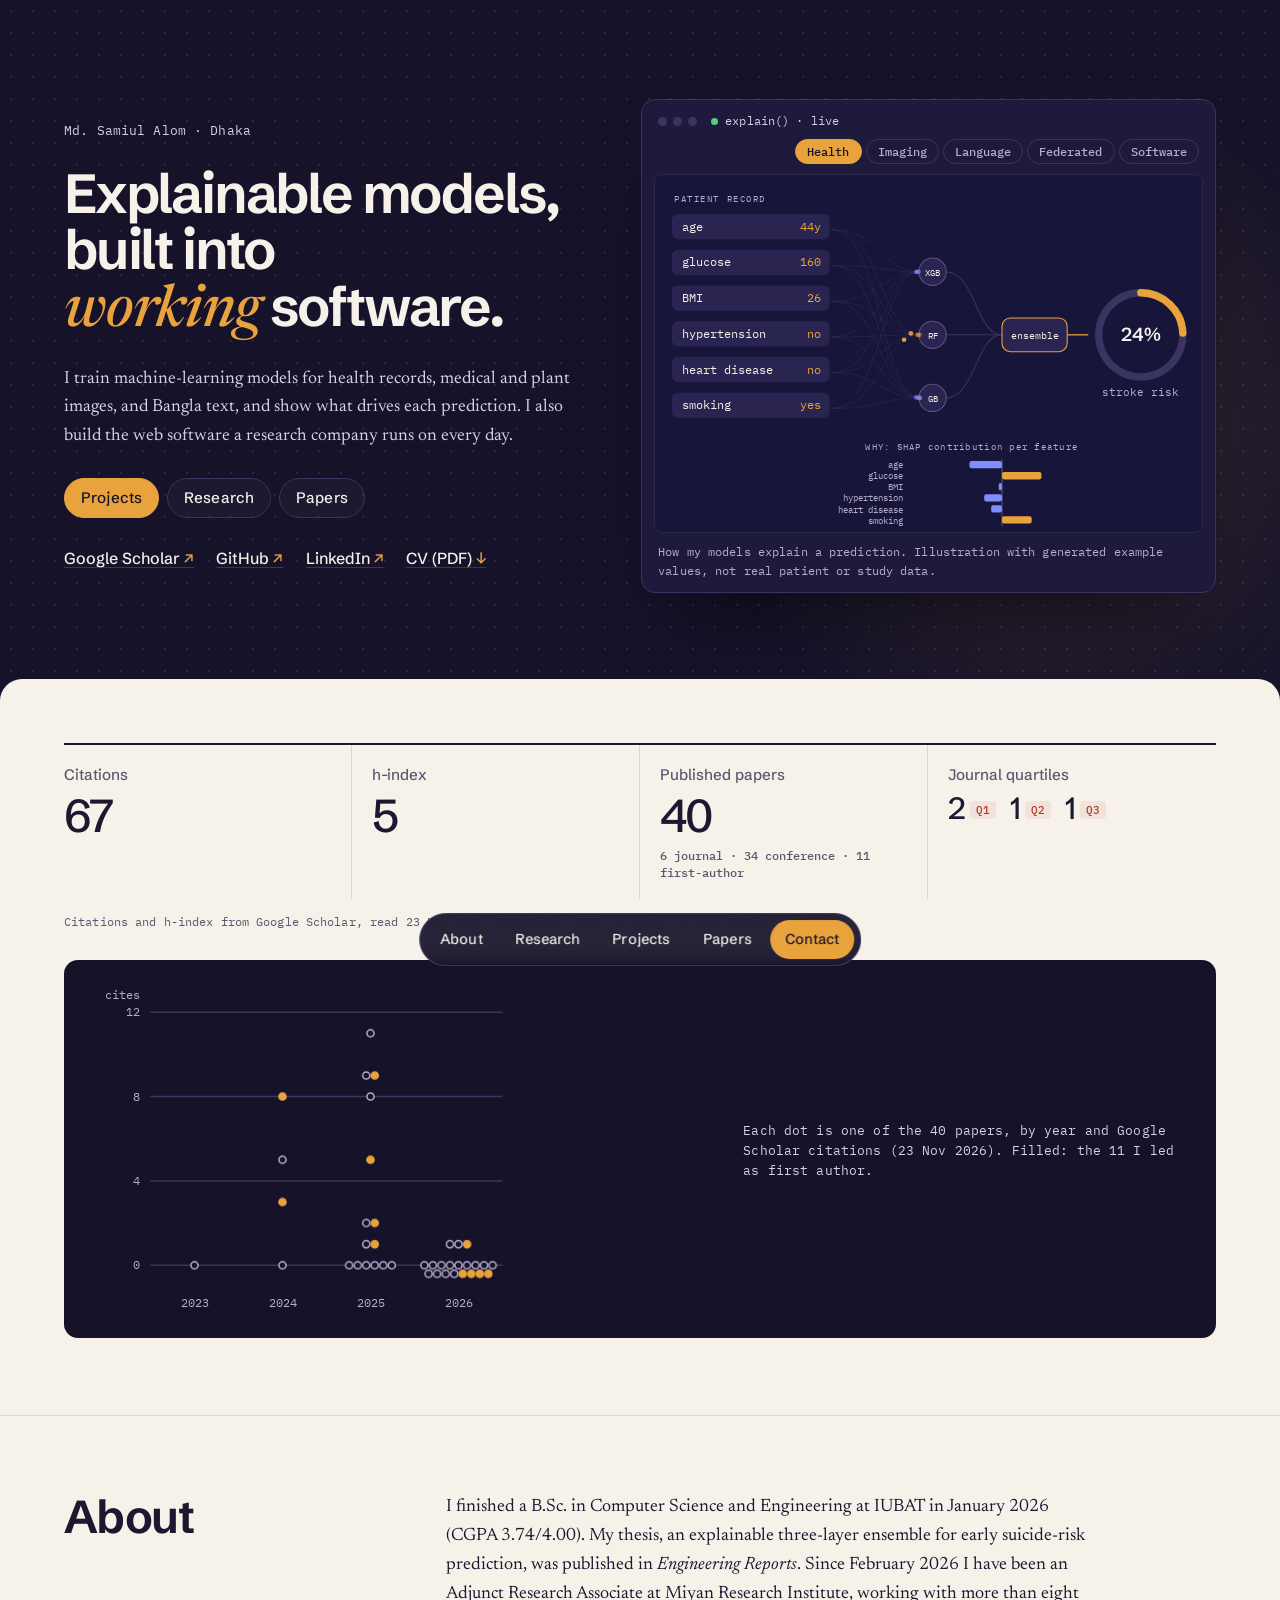
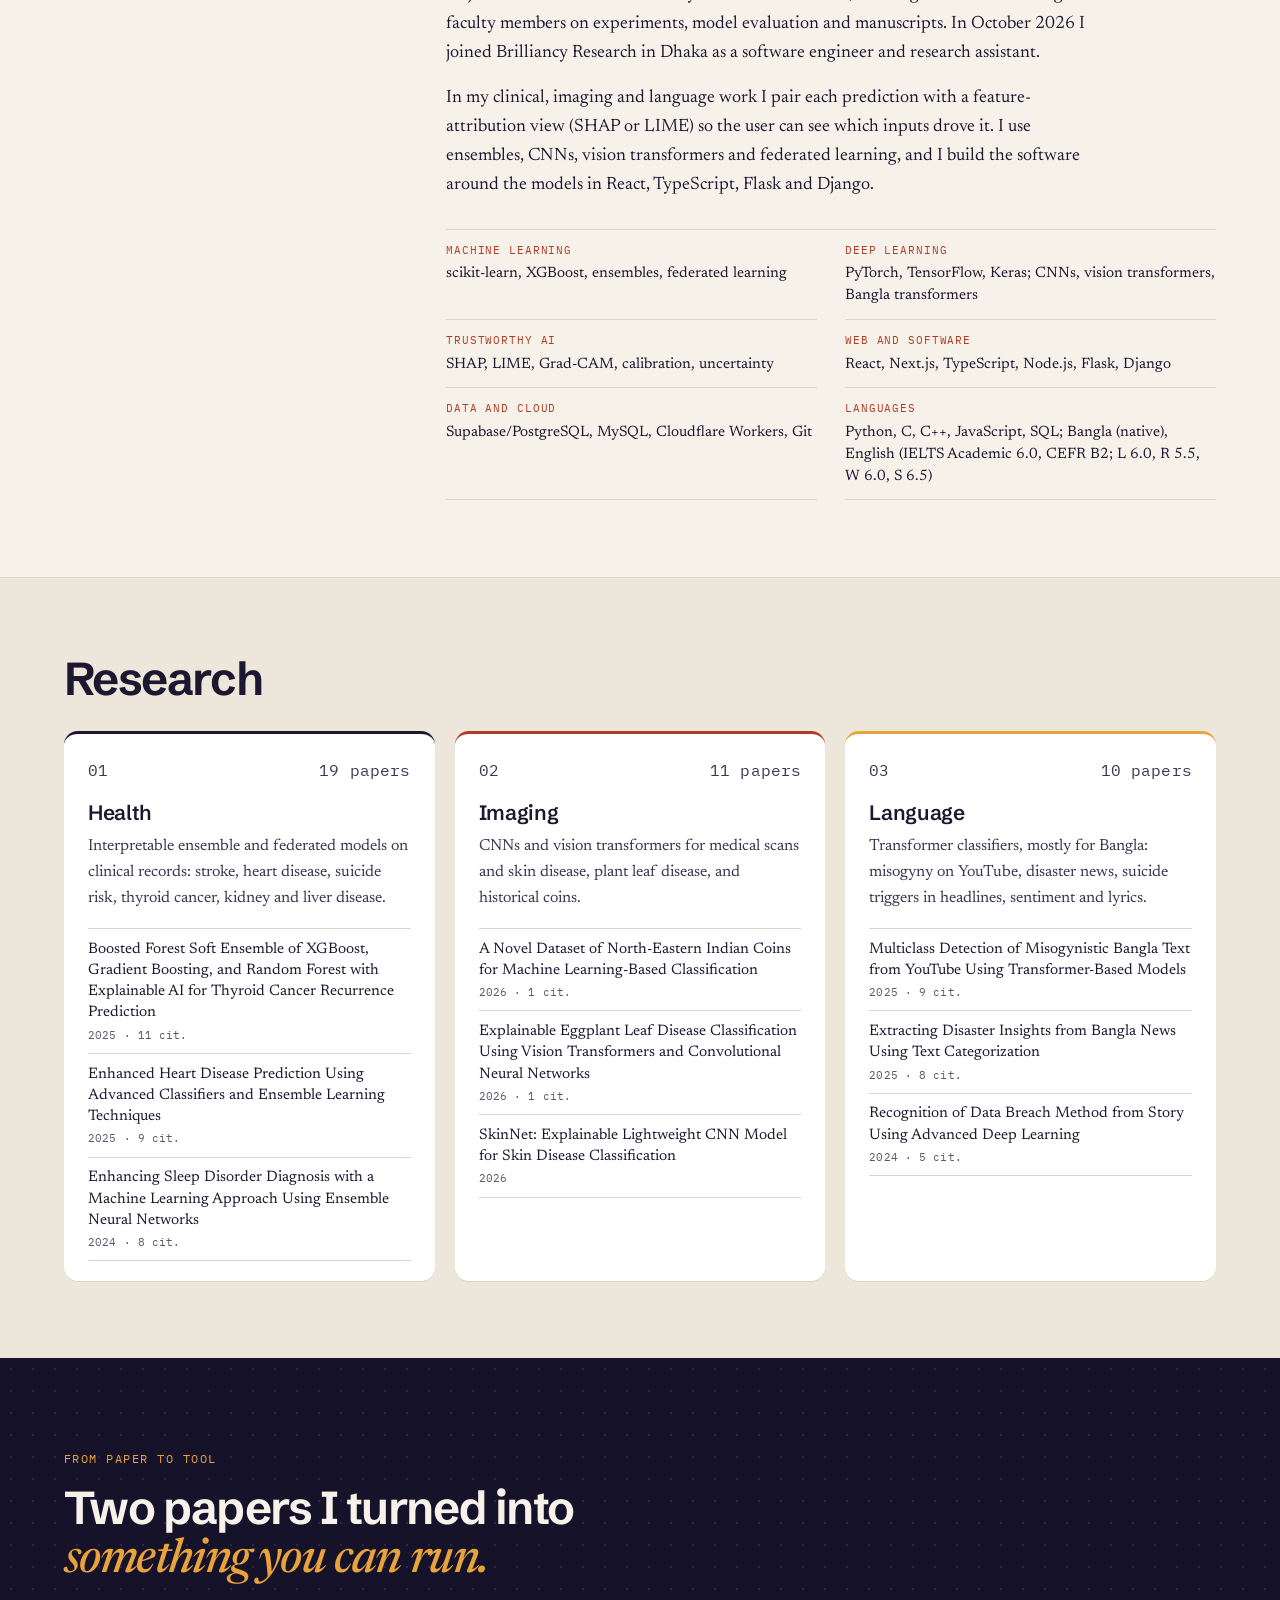
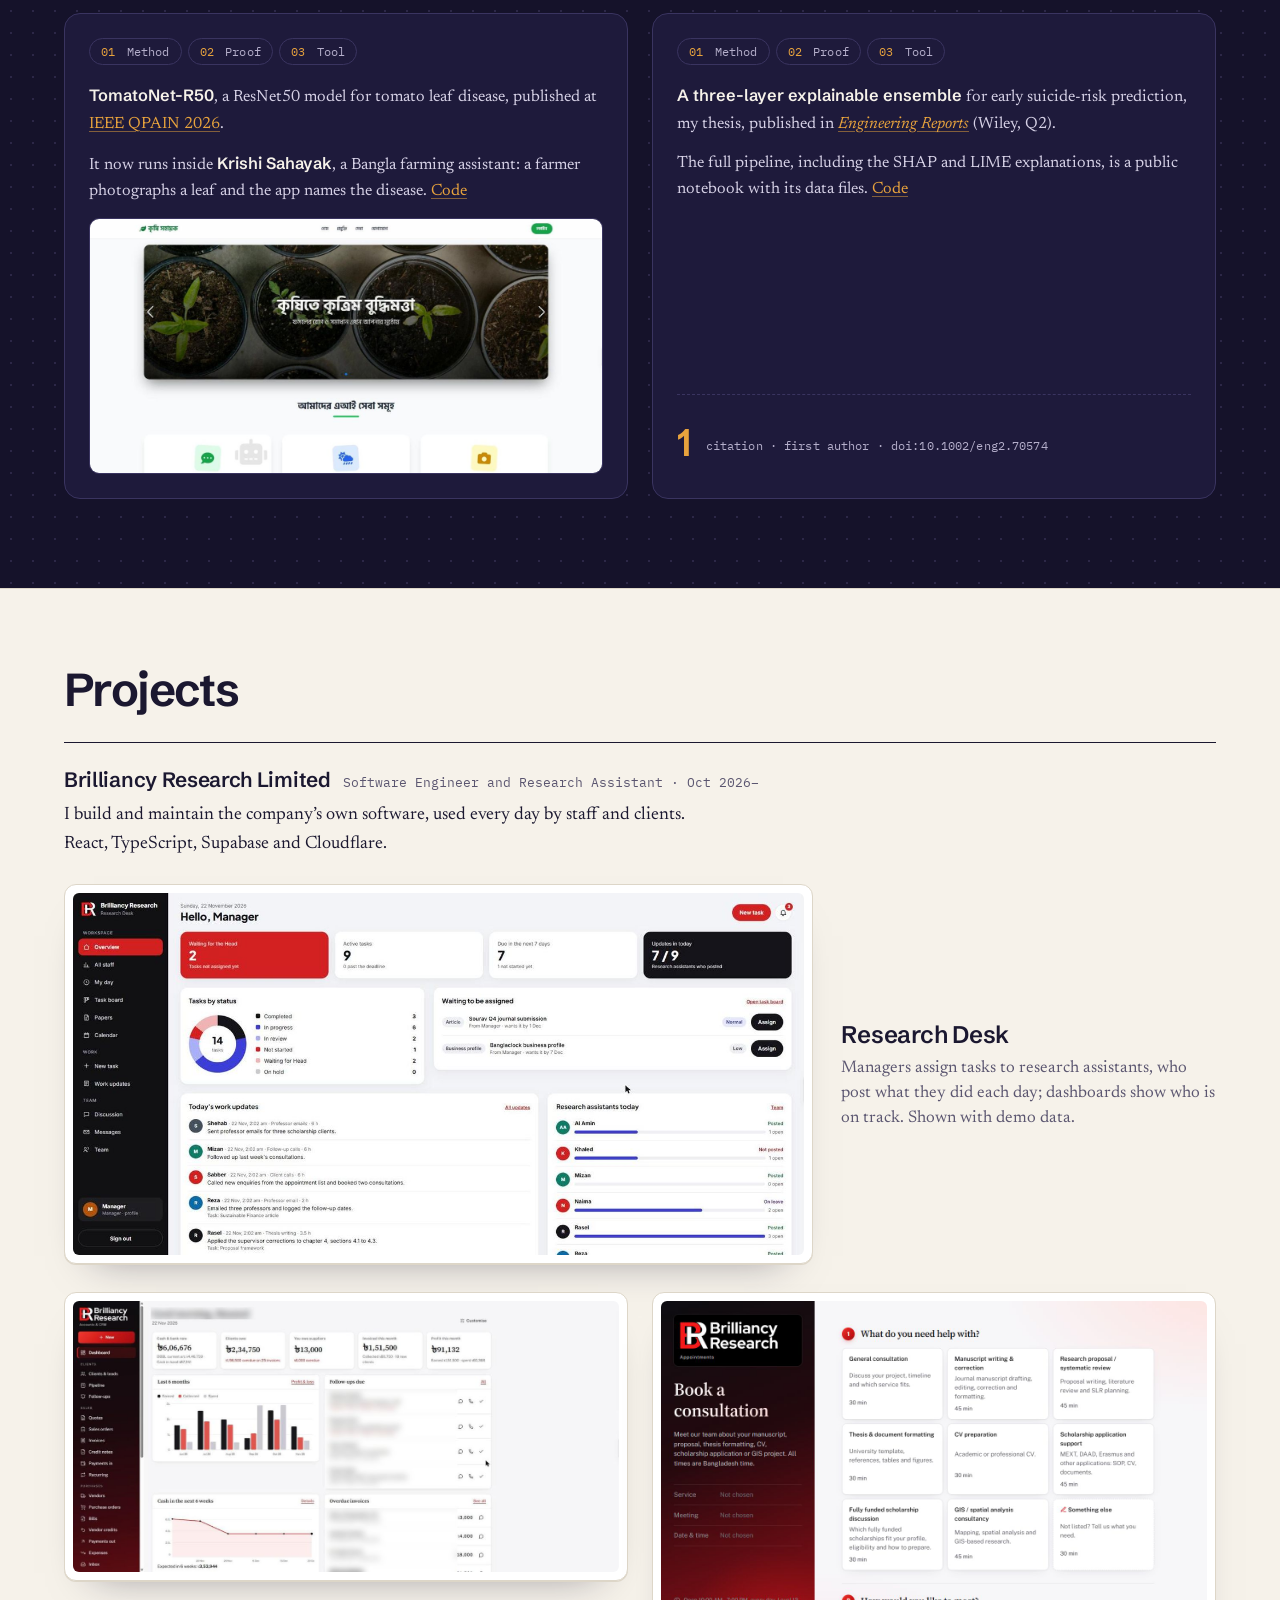
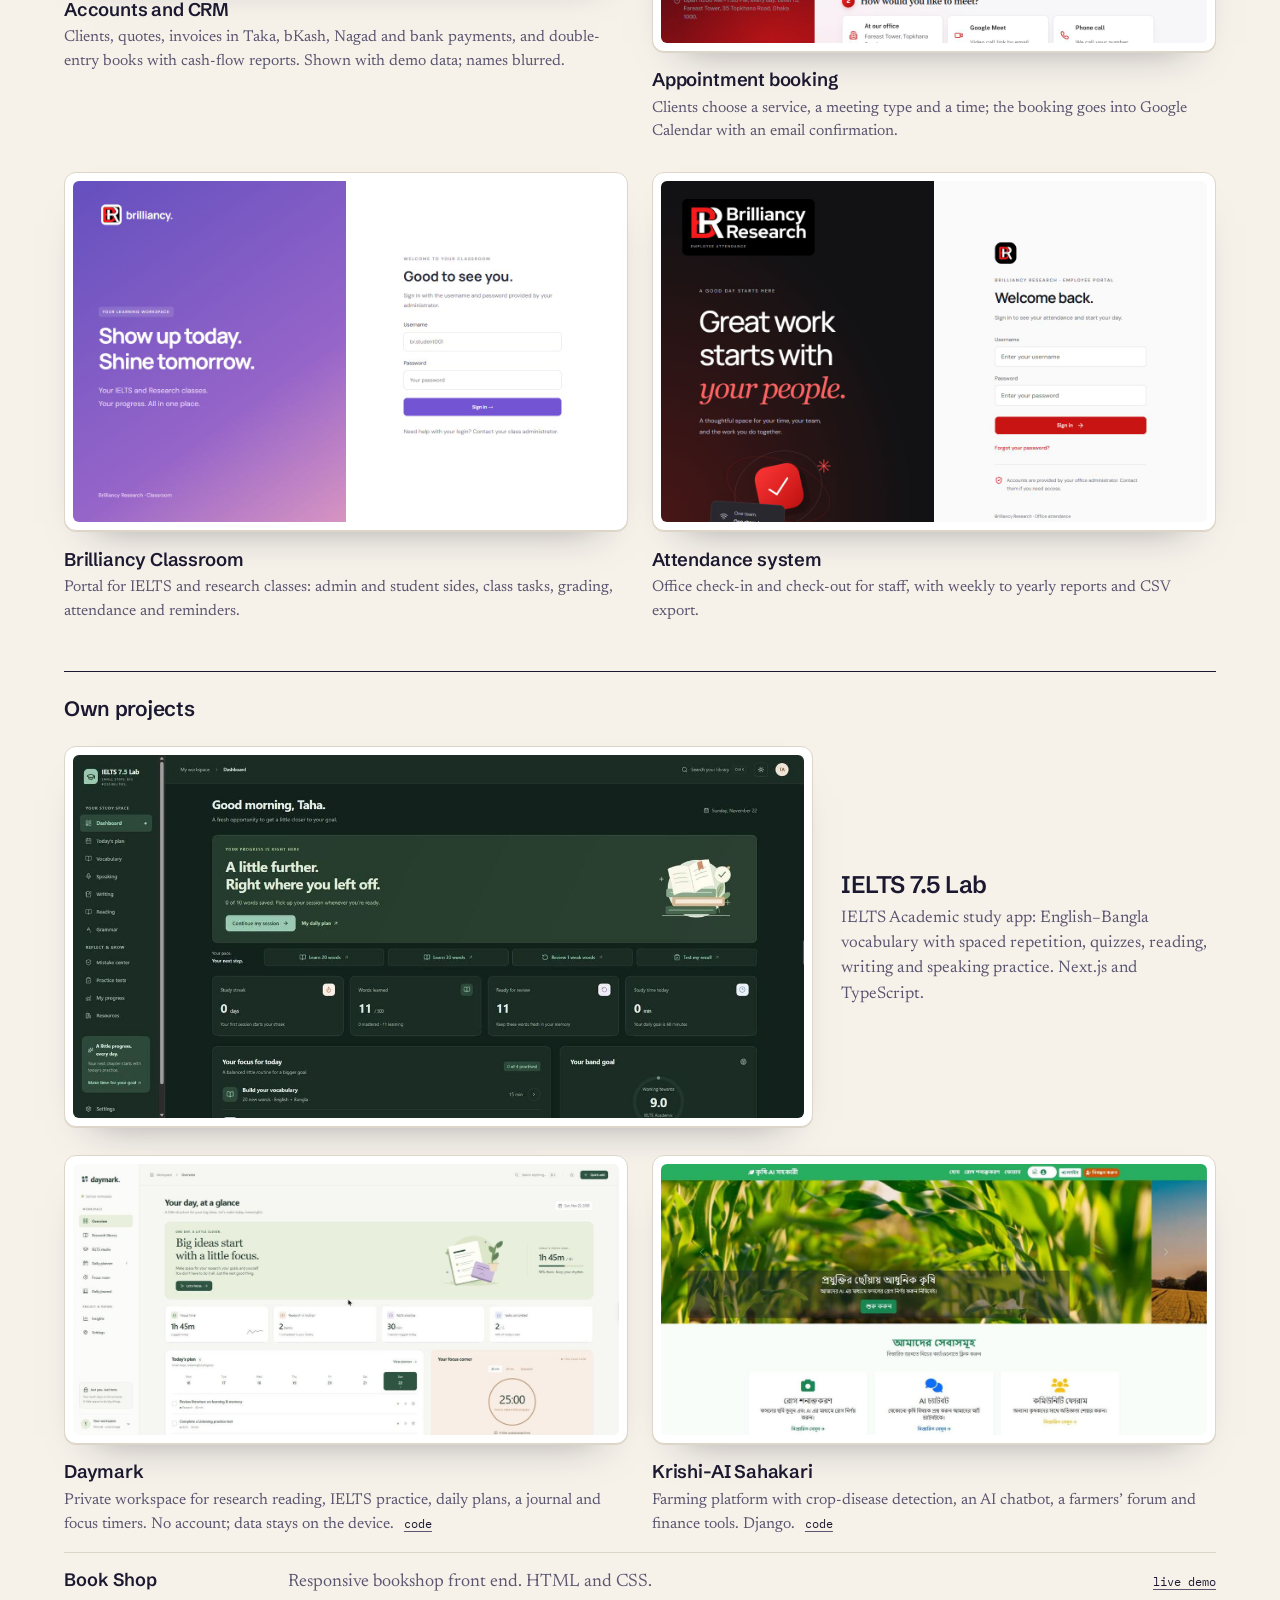
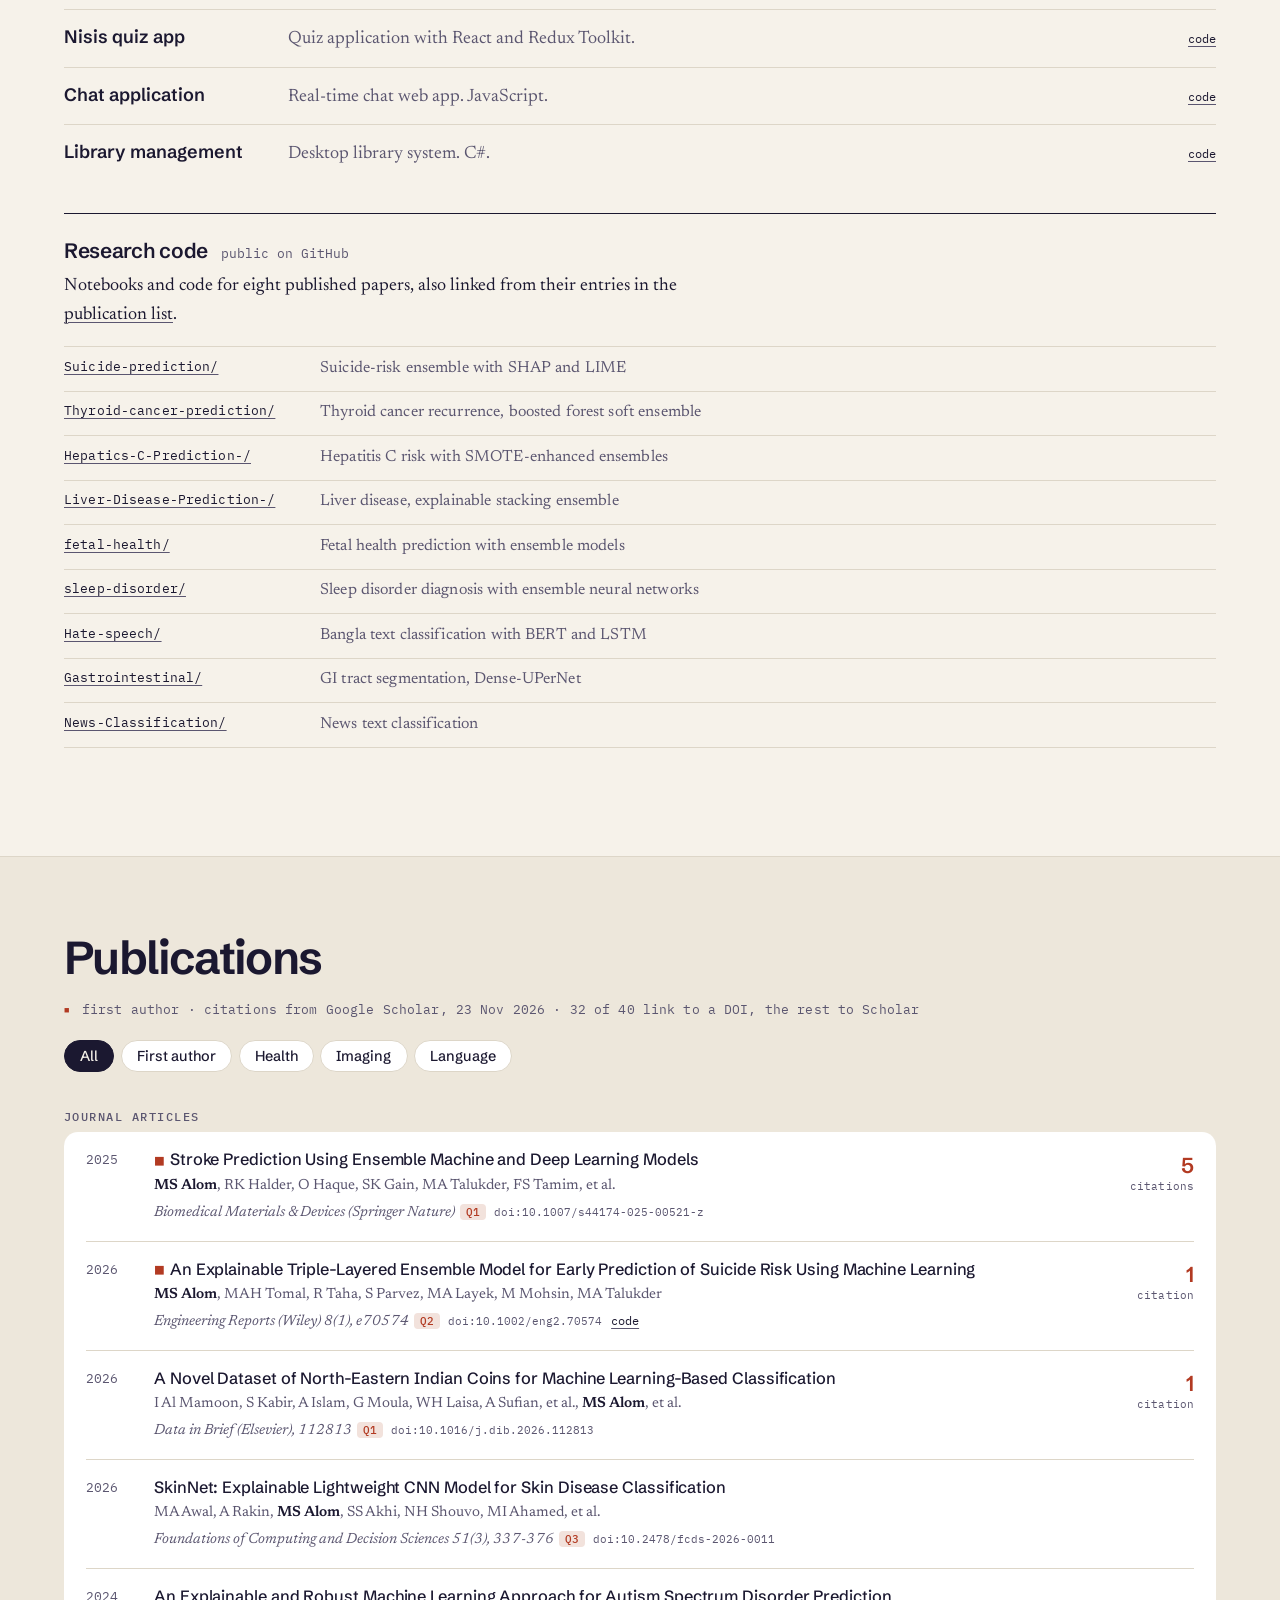
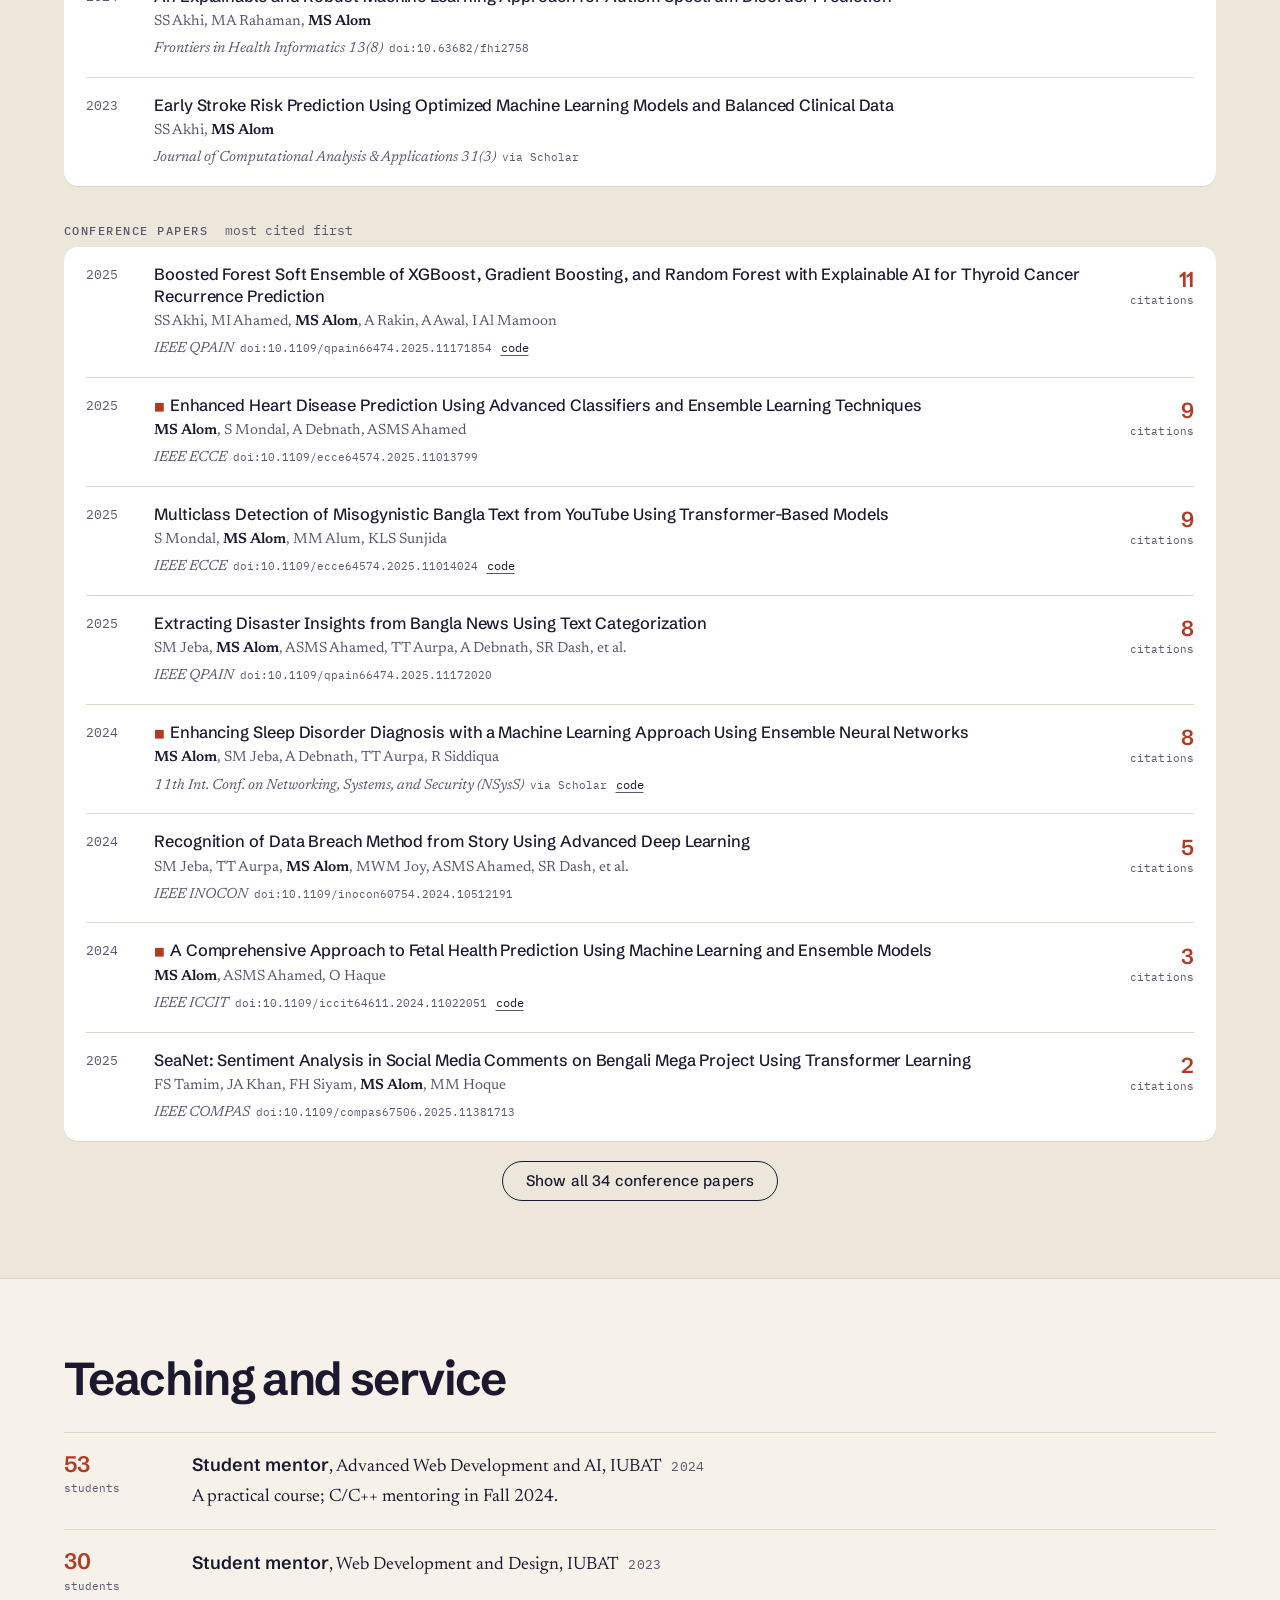
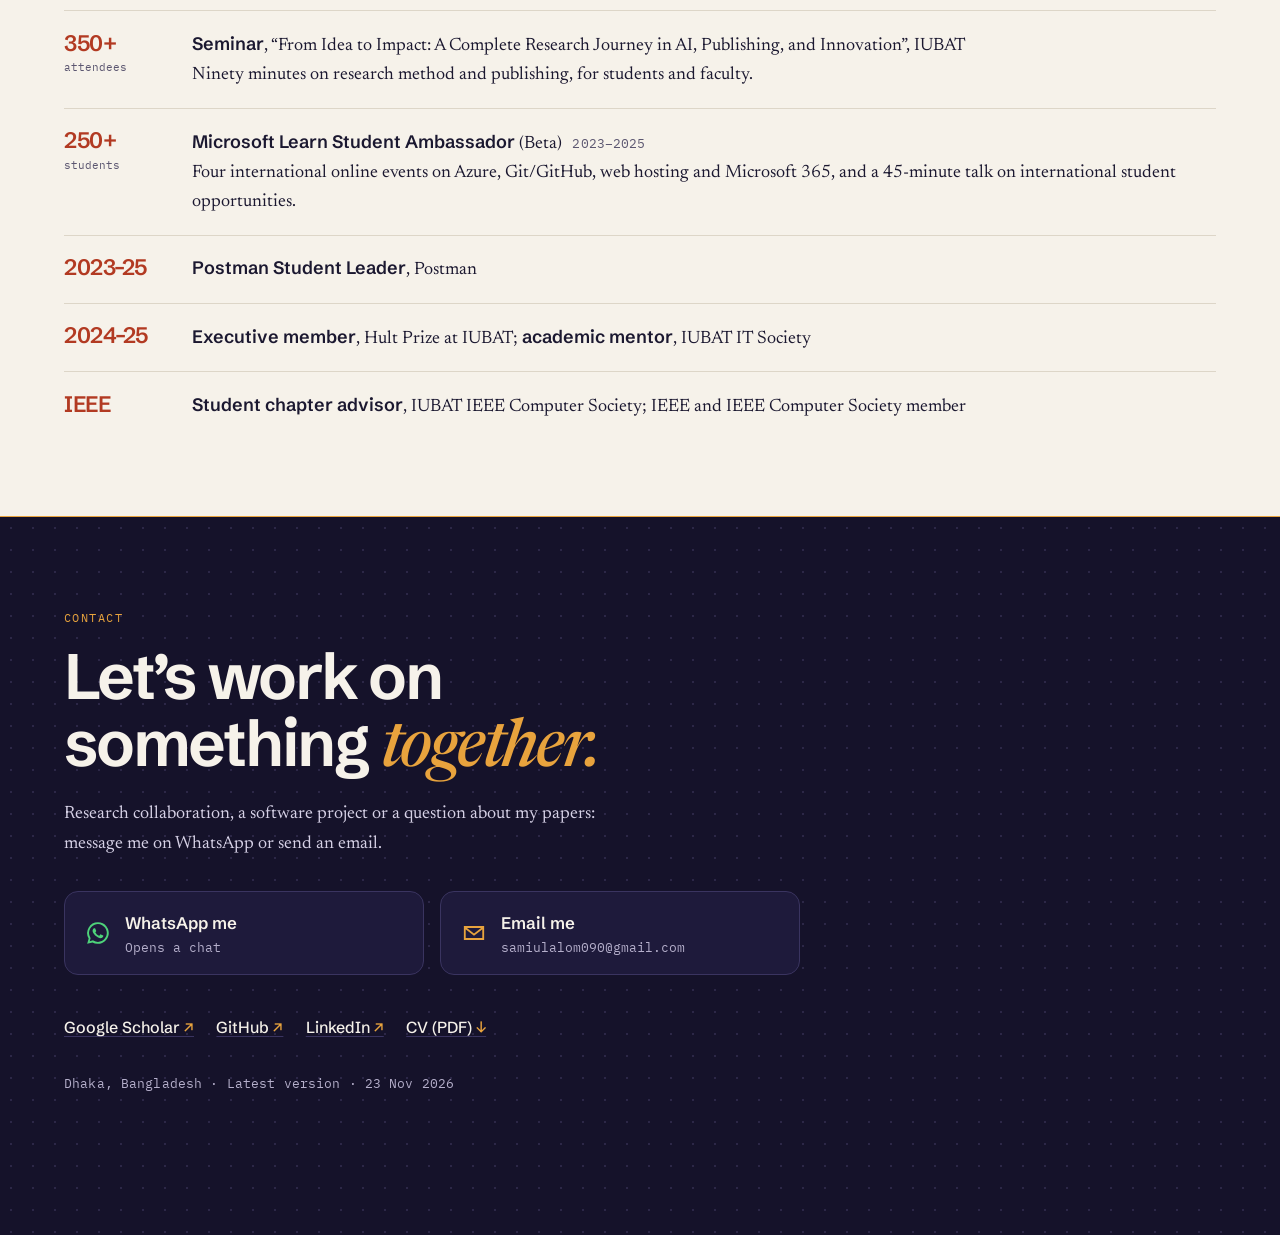
<file: index.html>
<!doctype html>
<html lang="en">
<head>
<meta charset="utf-8">
<meta name="viewport" content="width=device-width, initial-scale=1">
<title>Md. Samiul Alom</title>
<meta name="description" content="Md. Samiul Alom, researcher and software engineer in Dhaka. Explainable machine learning for health records, medical and plant images and Bangla text; 40 published papers; software in daily use.">
<meta property="og:title" content="Md. Samiul Alom">
<meta property="og:description" content="Explainable models, built into working software.">
<meta property="og:type" content="profile">
<meta property="og:url" content="https://samiulalom.github.io/">
<meta property="og:image" content="https://samiulalom.github.io/assets/share-card.png">
<meta property="og:image:width" content="1200">
<meta property="og:image:height" content="630">
<meta property="og:image:alt" content="Md. Samiul Alom: Explainable models, built into working software.">
<meta property="og:site_name" content="Md. Samiul Alom">
<meta name="twitter:card" content="summary_large_image">
<meta name="twitter:title" content="Md. Samiul Alom">
<meta name="twitter:description" content="Explainable models, built into working software. 40 papers on health records, medical and plant images and Bangla text.">
<meta name="twitter:image" content="https://samiulalom.github.io/assets/share-card.png">
<script type="application/ld+json">{"@context": "https://schema.org", "@type": "Person", "name": "Md. Samiul Alom", "url": "https://samiulalom.github.io/", "image": "https://samiulalom.github.io/assets/share-card.png", "jobTitle": ["Adjunct Research Associate", "Software Engineer and Research Assistant"], "worksFor": [{"@type": "Organization", "name": "Miyan Research Institute"}, {"@type": "Organization", "name": "Brilliancy Research Limited"}], "alumniOf": {"@type": "CollegeOrUniversity", "name": "International University of Business Agriculture and Technology (IUBAT)"}, "address": {"@type": "PostalAddress", "addressLocality": "Dhaka", "addressCountry": "BD"}, "knowsAbout": ["Explainable machine learning", "Medical image analysis", "Bangla natural language processing", "Federated learning", "Web development"], "sameAs": ["https://scholar.google.com/citations?user=aulykMwAAAAJ", "https://github.com/SamiulAlom", "https://www.linkedin.com/in/md-samiul-alom-087124227/"]}</script>
<link rel="canonical" href="https://samiulalom.github.io/">
<meta name="theme-color" content="#15122A">
<link rel="icon" href="favicon.svg" type="image/svg+xml">
<link rel="preconnect" href="https://fonts.googleapis.com">
<link rel="preconnect" href="https://fonts.gstatic.com" crossorigin>
<link href="https://fonts.googleapis.com/css2?family=IBM+Plex+Mono:wght@400;500&family=Newsreader:ital,opsz,wght@0,6..72,400;0,6..72,500;1,6..72,400;1,6..72,500&family=Schibsted+Grotesk:wght@400;500;600;700&display=swap" rel="stylesheet">
<link rel="stylesheet" href="assets/style.css">
<script>if(!matchMedia("(prefers-reduced-motion: reduce)").matches)document.documentElement.classList.add("anim")</script>
</head>
<body>
<a class="skip" href="#main">Skip to content</a>

<header class="hero" id="top">
  <div class="hero-in">
    <p class="kicker mono">Md. Samiul Alom &middot; Dhaka</p>
    <h1><span class="ln"><span>Explainable models,</span></span> <span class="ln"><span>built into <em>working</em> software.</span></span></h1>
    <p class="lede">I train machine-learning models for health records, medical and plant images, and Bangla text, and show what drives each prediction. I also build the web software a research company runs on every day.</p>
    <ul class="pills mono" aria-label="Jump to">
      <li><a href="#work">Projects</a></li><li><a href="#research">Research</a></li><li><a href="#publications">Papers</a></li>
    </ul>
    <p class="hero-links"><a href="https://scholar.google.com/citations?user=aulykMwAAAAJ" rel="noopener">Google Scholar</a><a href="https://github.com/SamiulAlom" rel="noopener">GitHub</a><a href="https://www.linkedin.com/in/md-samiul-alom-087124227/" rel="noopener">LinkedIn</a><a class="cvlink" href="assets/Md-Samiul-Alom-CV.pdf?v=84fb67bc" download>CV (PDF)</a></p>
  </div>
  <figure class="hero-media live" id="live">
    <div class="chrome"><i aria-hidden="true"></i><i aria-hidden="true"></i><i aria-hidden="true"></i><span class="mono"><b class="pulse" aria-hidden="true"></b>explain() &middot; live</span>
      <div class="tabs mono" role="group" aria-label="Choose an example"><button type="button" aria-pressed="true">Health</button><button type="button" aria-pressed="false">Imaging</button><button type="button" aria-pressed="false">Language</button><button type="button" aria-pressed="false">Federated</button><button type="button" aria-pressed="false">Software</button></div>
    </div>
    <div class="stage"></div>
    <figcaption class="mono">How my models explain a prediction. Illustration with generated example values, not real patient or study data.</figcaption>
  </figure>
</header>

<main id="main">

<section class="panel first" id="record" aria-labelledby="h-record">
  <div class="col">
    <h2 id="h-record" class="vh">Record</h2>
    <dl class="ledger">
      <div><dt>Citations</dt><dd>67</dd></div>
      <div><dt>h-index</dt><dd>5</dd></div>
      <div><dt>Published papers</dt><dd>40<span class="sub2 mono">6 journal &middot; 34 conference &middot; 11 first-author</span></dd></div>
      <div><dt>Journal quartiles</dt><dd class="qd"><span class="qp">2<small>Q1</small></span> <span class="qp">1<small>Q2</small></span> <span class="qp">1<small>Q3</small></span></dd></div>
    </dl>
    <p class="src mono">Citations and h-index from Google Scholar, read 23 Nov 2026. Quartiles: SJR, as shown on the Scholar profile.</p>
    <figure class="plot"><svg viewBox="0 0 320 246" role="img" aria-labelledby="plotcap">
      <g class="axes"><line class="gl" x1="44" x2="300" y1="206.0" y2="206.0"/><text x="36" y="209.0" text-anchor="end">0</text><line class="gl" x1="44" x2="300" y1="144.7" y2="144.7"/><text x="36" y="147.7" text-anchor="end">4</text><line class="gl" x1="44" x2="300" y1="83.3" y2="83.3"/><text x="36" y="86.3" text-anchor="end">8</text><line class="gl" x1="44" x2="300" y1="22.0" y2="22.0"/><text x="36" y="25.0" text-anchor="end">12</text><text x="76.0" y="236" text-anchor="middle">2023</text><text x="140.0" y="236" text-anchor="middle">2024</text><text x="204.0" y="236" text-anchor="middle">2025</text><text x="268.0" y="236" text-anchor="middle">2026</text><text x="36" y="12" text-anchor="end">cites</text></g>
      <g><circle class="dot" style="--d:0" cx="76.0" cy="206.0" r="2.6"><title>Early Stroke Risk Prediction Using Optimized Machine Learning Models and Balanced Clinical Data (2023, 0)</title></circle><circle class="dot" style="--d:1" cx="140.0" cy="206.0" r="2.6"><title>An Explainable and Robust Machine Learning Approach for Autism Spectrum Disorder Prediction (2024, 0)</title></circle><circle class="dot f" style="--d:2" cx="140.0" cy="160.0" r="2.6"><title>A Comprehensive Approach to Fetal Health Prediction Using Machine Learning and Ensemble Models (2024, 3)</title></circle><circle class="dot" style="--d:3" cx="140.0" cy="129.3" r="2.6"><title>Recognition of Data Breach Method from Story Using Advanced Deep Learning (2024, 5)</title></circle><circle class="dot f" style="--d:4" cx="140.0" cy="83.3" r="2.6"><title>Enhancing Sleep Disorder Diagnosis with a Machine Learning Approach Using Ensemble Neural Networks (2024, 8)</title></circle><circle class="dot" style="--d:5" cx="188.5" cy="206.0" r="2.6"><title>An Explainable Machine Learning Approach to Multiclass Diabetes Risk Assessment (2025, 0)</title></circle><circle class="dot" style="--d:6" cx="194.7" cy="206.0" r="2.6"><title>Transformer-Assisted Categorization and Scope Detection of Bangla News Headlines: A Case Study on Politics, Business, and Crime (2025, 0)</title></circle><circle class="dot" style="--d:7" cx="200.9" cy="206.0" r="2.6"><title>Transformer-Based Multi-Class Categorization of Suicide Triggers in Bangla Headlines (2025, 0)</title></circle><circle class="dot" style="--d:8" cx="207.1" cy="206.0" r="2.6"><title>Advancing Gastrointestinal Tract Segmentation: Dense-UPerNet and a Benchmark of 18 Encoder-Decoder Models (2025, 0)</title></circle><circle class="dot" style="--d:9" cx="213.3" cy="206.0" r="2.6"><title>Deep Learning Framework for Automated Numismatic Classification and Brahmi Inscription Segmentation of Gupta Archer Coins (2025, 0)</title></circle><circle class="dot" style="--d:10" cx="219.5" cy="206.0" r="2.6"><title>Optimized Gradient Boosting for Chronic Kidney Disease Detection: A Comprehensive Comparative Framework for Clinical Decision Support (2025, 0)</title></circle><circle class="dot" style="--d:11" cx="200.9" cy="190.7" r="2.6"><title>SMOTE-Enhanced Ensemble Learning for Hepatitis C Risk Stratification with Feature Importance Analysis (2025, 1)</title></circle><circle class="dot f" style="--d:12" cx="207.1" cy="190.7" r="2.6"><title>A Web-Based Blockchain Framework to Prevent Counterfeit Medicines via QR Code Verification (2025, 1)</title></circle><circle class="dot" style="--d:13" cx="200.9" cy="175.3" r="2.6"><title>SeaNet: Sentiment Analysis in Social Media Comments on Bengali Mega Project Using Transformer Learning (2025, 2)</title></circle><circle class="dot f" style="--d:14" cx="207.1" cy="175.3" r="2.6"><title>Federated Machine Learning for Cardiovascular Risk Assessment: A Decentralized XGBoost Approach (2025, 2)</title></circle><circle class="dot f" style="--d:15" cx="204.0" cy="129.3" r="2.6"><title>Stroke Prediction Using Ensemble Machine and Deep Learning Models (2025, 5)</title></circle><circle class="dot" style="--d:16" cx="204.0" cy="83.3" r="2.6"><title>Extracting Disaster Insights from Bangla News Using Text Categorization (2025, 8)</title></circle><circle class="dot" style="--d:17" cx="200.9" cy="68.0" r="2.6"><title>Multiclass Detection of Misogynistic Bangla Text from YouTube Using Transformer-Based Models (2025, 9)</title></circle><circle class="dot f" style="--d:18" cx="207.1" cy="68.0" r="2.6"><title>Enhanced Heart Disease Prediction Using Advanced Classifiers and Ensemble Learning Techniques (2025, 9)</title></circle><circle class="dot" style="--d:19" cx="204.0" cy="37.3" r="2.6"><title>Boosted Forest Soft Ensemble of XGBoost, Gradient Boosting, and Random Forest with Explainable AI for Thyroid Cancer Recurrence Prediction (2025, 11)</title></circle><circle class="dot" style="--d:20" cx="243.2" cy="206.0" r="2.6"><title>SkinNet: Explainable Lightweight CNN Model for Skin Disease Classification (2026, 0)</title></circle><circle class="dot" style="--d:21" cx="249.4" cy="206.0" r="2.6"><title>A Comparative Analysis of Deep Learning Models with Quantitative Validation of Explainable AI for Pneumonia Detection Utilising Chest X-ray Images (2026, 0)</title></circle><circle class="dot" style="--d:22" cx="255.6" cy="206.0" r="2.6"><title>Ensemble Based Classification for Lung Cancer Risk Analysis (2026, 0)</title></circle><circle class="dot" style="--d:23" cx="261.8" cy="206.0" r="2.6"><title>Robust AIDS Disease Classification Using a Threshold-Optimized Weighted Ensemble and Class-Balanced Machine Learning (2026, 0)</title></circle><circle class="dot" style="--d:24" cx="268.0" cy="206.0" r="2.6"><title>Class-Weighted ResNet50 for Robust Guava Leaf Disease Classification Under Real-Field Conditions (2026, 0)</title></circle><circle class="dot" style="--d:25" cx="274.2" cy="206.0" r="2.6"><title>Transformer-Based Sentence Reconstruction from Jumbled Words: A Comparative Evaluation Against Sequence Models (2026, 0)</title></circle><circle class="dot" style="--d:26" cx="280.4" cy="206.0" r="2.6"><title>Developer-Oriented Classification of Mobile App Reviews Using a Hybrid BERT-XGBoost Ensemble (2026, 0)</title></circle><circle class="dot" style="--d:27" cx="286.6" cy="206.0" r="2.6"><title>A Comparative Deep Learning and Transformer-Based Approach to Contextual Emotion Classification in Bangla Lyrical Verse (2026, 0)</title></circle><circle class="dot" style="--d:28" cx="292.8" cy="206.0" r="2.6"><title>BanglaBlend Based Evaluation of Bengali Formal and Colloquial Text Classification (2026, 0)</title></circle><circle class="dot" style="--d:29" cx="246.3" cy="212.2" r="2.6"><title>Explainable Stacking Machine Learning Ensemble Model for Liver Disease Prediction (2026, 0)</title></circle><circle class="dot" style="--d:30" cx="252.5" cy="212.2" r="2.6"><title>A Multi-Class Heart Disease and Stroke Risk Classification Framework for Combined Assessment: A Machine Learning Approach (2026, 0)</title></circle><circle class="dot" style="--d:31" cx="258.7" cy="212.2" r="2.6"><title>XSG-Ensemble: A Weighted Voting Ensemble Machine Learning Model for Enhanced Chronic Kidney Disease Prediction (2026, 0)</title></circle><circle class="dot" style="--d:32" cx="264.9" cy="212.2" r="2.6"><title>AI-Assisted PCOS Detection from Ultrasound Scans: Benchmarking VGG16, ResNet50, and EfficientNet (2026, 0)</title></circle><circle class="dot f" style="--d:33" cx="271.1" cy="212.2" r="2.6"><title>TomatoNet-R50: A ResNet50-Based Deep Learning Architecture for the Detection of Tomato Leaf Disease (2026, 0)</title></circle><circle class="dot f" style="--d:34" cx="277.3" cy="212.2" r="2.6"><title>MangoNet-SA: A Lightweight MobileNetV2-Based Spatial Attention CNN for Robust Mango Leaf Disease Classification (2026, 0)</title></circle><circle class="dot f" style="--d:35" cx="283.5" cy="212.2" r="2.6"><title>AppleNet-B1: Explainable Auto-Reweighted EfficientNet for Apple Disease Detection (2026, 0)</title></circle><circle class="dot f" style="--d:36" cx="289.7" cy="212.2" r="2.6"><title>Early Diabetic Detection Using Optimized Ensemble Machine Learning: A Comparative Evaluation (2026, 0)</title></circle><circle class="dot" style="--d:37" cx="261.8" cy="190.7" r="2.6"><title>A Novel Dataset of North-Eastern Indian Coins for Machine Learning-Based Classification (2026, 1)</title></circle><circle class="dot" style="--d:38" cx="268.0" cy="190.7" r="2.6"><title>Explainable Eggplant Leaf Disease Classification Using Vision Transformers and Convolutional Neural Networks (2026, 1)</title></circle><circle class="dot f" style="--d:39" cx="274.2" cy="190.7" r="2.6"><title>An Explainable Triple-Layered Ensemble Model for Early Prediction of Suicide Risk Using Machine Learning (2026, 1)</title></circle></g>
    </svg>
    <figcaption id="plotcap" class="mono">Each dot is one of the 40 papers, by year and Google Scholar citations (23 Nov 2026). Filled: the 11 I led as first author.</figcaption></figure>
  </div>
</section>

<section class="panel" id="about" aria-labelledby="h-about">
  <div class="col two">
    <h2 id="h-about">About</h2>
    <div>
      <p class="prose">I finished a B.Sc. in Computer Science and Engineering at IUBAT in January 2026 (CGPA 3.74/4.00). My thesis, an explainable three-layer ensemble for early suicide-risk prediction, was published in <em>Engineering Reports</em>. Since February 2026 I have been an Adjunct Research Associate at Miyan Research Institute, working with more than eight faculty members on experiments, model evaluation and manuscripts. In October 2026 I joined Brilliancy Research in Dhaka as a software engineer and research assistant.</p>
      <p class="prose">In my clinical, imaging and language work I pair each prediction with a feature-attribution view (SHAP or LIME) so the user can see which inputs drove it. I use ensembles, CNNs, vision transformers and federated learning, and I build the software around the models in React, TypeScript, Flask and Django.</p>
      <dl class="toolkit">
        <div><dt class="mono">Machine learning</dt><dd>scikit-learn, XGBoost, ensembles, federated learning</dd></div>
        <div><dt class="mono">Deep learning</dt><dd>PyTorch, TensorFlow, Keras; CNNs, vision transformers, Bangla transformers</dd></div>
        <div><dt class="mono">Trustworthy AI</dt><dd>SHAP, LIME, Grad-CAM, calibration, uncertainty</dd></div>
        <div><dt class="mono">Web and software</dt><dd>React, Next.js, TypeScript, Node.js, Flask, Django</dd></div>
        <div><dt class="mono">Data and cloud</dt><dd>Supabase/PostgreSQL, MySQL, Cloudflare Workers, Git</dd></div>
        <div><dt class="mono">Languages</dt><dd>Python, C, C++, JavaScript, SQL; Bangla (native), English (IELTS Academic 6.0, CEFR B2; L 6.0, R 5.5, W 6.0, S 6.5)</dd></div>
      </dl>
    </div>
  </div>
</section>

<section class="panel" id="research" aria-labelledby="h-research">
  <div class="col">
    <h2 id="h-research">Research</h2>
    <div class="themes"><article class="theme" id="t-health">
      <p class="tn mono">01 <span>19 papers</span></p>
      <h3>Health</h3>
      <p>Interpretable ensemble and federated models on clinical records: stroke, heart disease, suicide risk, thyroid cancer, kidney and liver disease.</p>
      <ul><li><a href="https://doi.org/10.1109/qpain66474.2025.11171854" rel="noopener">Boosted Forest Soft Ensemble of XGBoost, Gradient Boosting, and Random Forest with Explainable AI for Thyroid Cancer Recurrence Prediction</a><span class="mono">2025 &middot; 11 cit.</span></li><li><a href="https://doi.org/10.1109/ecce64574.2025.11013799" rel="noopener">Enhanced Heart Disease Prediction Using Advanced Classifiers and Ensemble Learning Techniques</a><span class="mono">2025 &middot; 9 cit.</span></li><li><a href="https://scholar.google.com/scholar?q=%22Enhancing+Sleep+Disorder+Diagnosis+with+a+Machine+Learning+Approach+Using+Ensemble+Neural+Networks%22" rel="noopener">Enhancing Sleep Disorder Diagnosis with a Machine Learning Approach Using Ensemble Neural Networks</a><span class="mono">2024 &middot; 8 cit.</span></li></ul>
    </article><article class="theme" id="t-vision">
      <p class="tn mono">02 <span>11 papers</span></p>
      <h3>Imaging</h3>
      <p>CNNs and vision transformers for medical scans and skin disease, plant leaf disease, and historical coins.</p>
      <ul><li><a href="https://doi.org/10.1016/j.dib.2026.112813" rel="noopener">A Novel Dataset of North-Eastern Indian Coins for Machine Learning-Based Classification</a><span class="mono">2026 &middot; 1 cit.</span></li><li><a href="https://doi.org/10.1109/qpain69676.2026.11545845" rel="noopener">Explainable Eggplant Leaf Disease Classification Using Vision Transformers and Convolutional Neural Networks</a><span class="mono">2026 &middot; 1 cit.</span></li><li><a href="https://doi.org/10.2478/fcds-2026-0011" rel="noopener">SkinNet: Explainable Lightweight CNN Model for Skin Disease Classification</a><span class="mono">2026</span></li></ul>
    </article><article class="theme" id="t-nlp">
      <p class="tn mono">03 <span>10 papers</span></p>
      <h3>Language</h3>
      <p>Transformer classifiers, mostly for Bangla: misogyny on YouTube, disaster news, suicide triggers in headlines, sentiment and lyrics.</p>
      <ul><li><a href="https://doi.org/10.1109/ecce64574.2025.11014024" rel="noopener">Multiclass Detection of Misogynistic Bangla Text from YouTube Using Transformer-Based Models</a><span class="mono">2025 &middot; 9 cit.</span></li><li><a href="https://doi.org/10.1109/qpain66474.2025.11172020" rel="noopener">Extracting Disaster Insights from Bangla News Using Text Categorization</a><span class="mono">2025 &middot; 8 cit.</span></li><li><a href="https://doi.org/10.1109/inocon60754.2024.10512191" rel="noopener">Recognition of Data Breach Method from Story Using Advanced Deep Learning</a><span class="mono">2024 &middot; 5 cit.</span></li></ul>
    </article></div>
  </div>
</section>

<section class="band" id="paper-to-tool" aria-labelledby="h-ptt">
  <div class="col">
    <p class="eyebrow mono">From paper to tool</p>
    <h2 id="h-ptt">Two papers I turned into <em>something you can run.</em></h2>
    <div class="chains">
      <article class="chain">
        <ol class="steps mono"><li><span>01</span> Method</li><li><span>02</span> Proof</li><li><span>03</span> Tool</li></ol>
        <p><b>TomatoNet-R50</b>, a ResNet50 model for tomato leaf disease, published at <a href="https://doi.org/10.1109/qpain69676.2026.11546563" rel="noopener">IEEE QPAIN 2026</a>.</p>
        <p>It now runs inside <b>Krishi Sahayak</b>, a Bangla farming assistant: a farmer photographs a leaf and the app names the disease. <a href="https://github.com/SamiulAlom/agri_AI" rel="noopener">Code</a></p>
        <div class="frame dark"><img src="assets/work/krishi-sahayak.jpg" width="1280" height="635" loading="lazy" alt="Krishi Sahayak home page with a plant photo banner and AI service cards."></div>
      </article>
      <article class="chain">
        <ol class="steps mono"><li><span>01</span> Method</li><li><span>02</span> Proof</li><li><span>03</span> Tool</li></ol>
        <p><b>A three-layer explainable ensemble</b> for early suicide-risk prediction, my thesis, published in <a href="https://doi.org/10.1002/eng2.70574" rel="noopener"><em>Engineering Reports</em></a> (Wiley, Q2).</p>
        <p>The full pipeline, including the SHAP and LIME explanations, is a public notebook with its data files. <a href="https://github.com/SamiulAlom/Suicide-prediction" rel="noopener">Code</a></p>
        <div class="metric mono"><span>1</span> citation &middot; first author &middot; doi:10.1002/eng2.70574</div>
      </article>
    </div>
  </div>
</section>

<section class="panel" id="work" aria-labelledby="h-work">
  <div class="col">
    <h2 id="h-work">Projects</h2>
    <div class="job">
      <h3>Brilliancy Research Limited <span class="mono cnt">Software Engineer and Research Assistant &middot; Oct 2026&ndash;</span></h3>
      <p class="prose">I build and maintain the company&rsquo;s own software, used every day by staff and clients. React, TypeScript, Supabase and Cloudflare.</p>
      <div class="shots">
        <figure class="featured"><div class="frame"><img src="assets/work/research-desk.jpg" width="1280" height="635" loading="lazy" alt="Research Desk dashboard: task counts, tasks by status, tasks waiting to be assigned and today&rsquo;s work updates."></div><figcaption><b>Research Desk</b><span>Managers assign tasks to research assistants, who post what they did each day; dashboards show who is on track. Shown with demo data.</span></figcaption></figure>
        <figure><div class="frame"><img src="assets/work/accounts.jpg" width="1280" height="635" loading="lazy" alt="Accounts dashboard: cash, money owed, invoices, profit, a six-month chart and a cash forecast. Names blurred."></div><figcaption><b>Accounts and CRM</b><span>Clients, quotes, invoices in Taka, bKash, Nagad and bank payments, and double-entry books with cash-flow reports. Shown with demo data; names blurred.</span></figcaption></figure>
        <figure><div class="frame"><img src="assets/work/appointment.jpg" width="1280" height="635" loading="lazy" alt="Booking page of the appointment system: consultation services with durations."></div><figcaption><b>Appointment booking</b><span>Clients choose a service, a meeting type and a time; the booking goes into Google Calendar with an email confirmation.</span></figcaption></figure>
        <figure><div class="frame"><img src="assets/work/classroom.jpg" width="1280" height="635" loading="lazy" alt="Sign-in screen of Brilliancy Classroom."></div><figcaption><b>Brilliancy Classroom</b><span>Portal for IELTS and research classes: admin and student sides, class tasks, grading, attendance and reminders.</span></figcaption></figure>
        <figure><div class="frame"><img src="assets/work/attendance.jpg" width="1280" height="635" loading="lazy" alt="Sign-in screen of the employee attendance portal."></div><figcaption><b>Attendance system</b><span>Office check-in and check-out for staff, with weekly to yearly reports and CSV export.</span></figcaption></figure>
      </div>
    </div>
    <div class="job">
      <h3>Own projects</h3>
      <div class="shots">
        <figure class="featured"><div class="frame"><img src="assets/work/ielts.jpg" width="1280" height="635" loading="lazy" alt="IELTS 7.5 Lab dashboard with study streak, words learned and today&rsquo;s plan."></div><figcaption><b>IELTS 7.5 Lab</b><span>IELTS Academic study app: English&ndash;Bangla vocabulary with spaced repetition, quizzes, reading, writing and speaking practice. Next.js and TypeScript.</span></figcaption></figure>
        <figure><div class="frame"><img src="assets/work/daymark.jpg" width="1280" height="635" loading="lazy" alt="Daymark overview: focus goal, research items and today&rsquo;s plan."></div><figcaption><b>Daymark</b><span>Private workspace for research reading, IELTS practice, daily plans, a journal and focus timers. No account; data stays on the device. <a class="codelink" href="https://github.com/SamiulAlom/Daily_activity_track" rel="noopener">code</a></span></figcaption></figure>
        <figure><div class="frame"><img src="assets/work/agroai.jpg" width="1280" height="635" loading="lazy" alt="Krishi-AI Sahakari home page with a crop field banner and service cards."></div><figcaption><b>Krishi-AI Sahakari</b><span>Farming platform with crop-disease detection, an AI chatbot, a farmers&rsquo; forum and finance tools. Django. <a class="codelink" href="https://github.com/SamiulAlom/AgroAI_Project" rel="noopener">code</a></span></figcaption></figure>
      </div>
      <ul class="sys">
        <li><b>Book Shop</b> <span>Responsive bookshop front end. HTML and CSS.</span> <a href="https://samiulalom.github.io/Book_Shop/" rel="noopener">live demo</a></li>
        <li><b>Nisis quiz app</b> <span>Quiz application with React and Redux Toolkit.</span> <a href="https://github.com/SamiulAlom/ninish-project" rel="noopener">code</a></li>
        <li><b>Chat application</b> <span>Real-time chat web app. JavaScript.</span> <a href="https://github.com/SamiulAlom/Chat-Application" rel="noopener">code</a></li>
        <li><b>Library management</b> <span>Desktop library system. C#.</span> <a href="https://github.com/SamiulAlom/Library-management" rel="noopener">code</a></li>
      </ul>
    </div>
    <div class="job">
      <h3>Research code <span class="mono cnt">public on GitHub</span></h3>
      <p class="prose">Notebooks and code for eight published papers, also linked from their entries in the <a href="#publications">publication list</a>.</p>
      <ul class="dir mono"><li><a href="https://github.com/SamiulAlom/Suicide-prediction" rel="noopener"><span class="slug">Suicide-prediction/</span></a><span class="rd">Suicide-risk ensemble with SHAP and LIME</span></li><li><a href="https://github.com/SamiulAlom/Thyroid-cancer-prediction" rel="noopener"><span class="slug">Thyroid-cancer-prediction/</span></a><span class="rd">Thyroid cancer recurrence, boosted forest soft ensemble</span></li><li><a href="https://github.com/SamiulAlom/Hepatics-C-Prediction-" rel="noopener"><span class="slug">Hepatics-C-Prediction-/</span></a><span class="rd">Hepatitis C risk with SMOTE-enhanced ensembles</span></li><li><a href="https://github.com/SamiulAlom/Liver-Disease-Prediction-" rel="noopener"><span class="slug">Liver-Disease-Prediction-/</span></a><span class="rd">Liver disease, explainable stacking ensemble</span></li><li><a href="https://github.com/SamiulAlom/fetal-health" rel="noopener"><span class="slug">fetal-health/</span></a><span class="rd">Fetal health prediction with ensemble models</span></li><li><a href="https://github.com/SamiulAlom/sleep-disorder" rel="noopener"><span class="slug">sleep-disorder/</span></a><span class="rd">Sleep disorder diagnosis with ensemble neural networks</span></li><li><a href="https://github.com/SamiulAlom/Hate-speech" rel="noopener"><span class="slug">Hate-speech/</span></a><span class="rd">Bangla text classification with BERT and LSTM</span></li><li><a href="https://github.com/SamiulAlom/Gastrointestinal" rel="noopener"><span class="slug">Gastrointestinal/</span></a><span class="rd">GI tract segmentation, Dense-UPerNet</span></li><li><a href="https://github.com/SamiulAlom/News-Classification" rel="noopener"><span class="slug">News-Classification/</span></a><span class="rd">News text classification</span></li></ul>
    </div>
  </div>
</section>

<section class="panel" id="publications" aria-labelledby="h-pubs">
  <div class="col">
    <h2 id="h-pubs">Publications</h2>
    <p class="note mono"><span class="fa" aria-hidden="true">&#9632;</span> first author &middot; citations from Google Scholar, 23 Nov 2026 &middot; 32 of 40 link to a DOI, the rest to Scholar</p>
    <div class="filters mono" role="group" aria-label="Filter publications" hidden>
      <button type="button" data-f="all" aria-pressed="true">All</button>
      <button type="button" data-f="first" aria-pressed="false">First author</button>
      <button type="button" data-f="health" aria-pressed="false">Health</button>
      <button type="button" data-f="vision" aria-pressed="false">Imaging</button>
      <button type="button" data-f="nlp" aria-pressed="false">Language</button>
    </div>
    <p class="status mono" role="status" aria-live="polite"></p>
    <h3 class="sub">Journal articles</h3>
    <ol class="biblio" id="jlist"><li class="pub" data-kind="j" data-theme="health" data-first="1">
  <span class="yr">2025</span>
  <div class="pb">
    <a class="pt" href="https://doi.org/10.1007/s44174-025-00521-z" rel="noopener"><span class="fa" aria-hidden="true">&#9632;</span><span class="vh">First author: </span>Stroke Prediction Using Ensemble Machine and Deep Learning Models</a>
    <span class="pa"><b class="me">MS Alom</b>, RK Halder, O Haque, SK Gain, MA Talukder, FS Tamim, et al.</span>
    <span class="pv"><em>Biomedical Materials &amp; Devices (Springer Nature)</em><span class="q">Q1</span><span class="ref">doi:10.1007/s44174-025-00521-z</span></span>
  </div>
  <span class="cites mono"><b>5</b> citations</span>
</li><li class="pub" data-kind="j" data-theme="health" data-first="1">
  <span class="yr">2026</span>
  <div class="pb">
    <a class="pt" href="https://doi.org/10.1002/eng2.70574" rel="noopener"><span class="fa" aria-hidden="true">&#9632;</span><span class="vh">First author: </span>An Explainable Triple-Layered Ensemble Model for Early Prediction of Suicide Risk Using Machine Learning</a>
    <span class="pa"><b class="me">MS Alom</b>, MAH Tomal, R Taha, S Parvez, MA Layek, M Mohsin, MA Talukder</span>
    <span class="pv"><em>Engineering Reports (Wiley) 8(1), e70574</em><span class="q">Q2</span><span class="ref">doi:10.1002/eng2.70574</span> <a class="codelink" href="https://github.com/SamiulAlom/Suicide-prediction" rel="noopener">code</a></span>
  </div>
  <span class="cites mono"><b>1</b> citation</span>
</li><li class="pub" data-kind="j" data-theme="vision" data-first="0">
  <span class="yr">2026</span>
  <div class="pb">
    <a class="pt" href="https://doi.org/10.1016/j.dib.2026.112813" rel="noopener">A Novel Dataset of North-Eastern Indian Coins for Machine Learning-Based Classification</a>
    <span class="pa">I Al Mamoon, S Kabir, A Islam, G Moula, WH Laisa, A Sufian, et al., <b class="me">MS Alom</b>, et al.</span>
    <span class="pv"><em>Data in Brief (Elsevier), 112813</em><span class="q">Q1</span><span class="ref">doi:10.1016/j.dib.2026.112813</span></span>
  </div>
  <span class="cites mono"><b>1</b> citation</span>
</li><li class="pub" data-kind="j" data-theme="vision" data-first="0">
  <span class="yr">2026</span>
  <div class="pb">
    <a class="pt" href="https://doi.org/10.2478/fcds-2026-0011" rel="noopener">SkinNet: Explainable Lightweight CNN Model for Skin Disease Classification</a>
    <span class="pa">MA Awal, A Rakin, <b class="me">MS Alom</b>, SS Akhi, NH Shouvo, MI Ahamed, et al.</span>
    <span class="pv"><em>Foundations of Computing and Decision Sciences 51(3), 337-376</em><span class="q">Q3</span><span class="ref">doi:10.2478/fcds-2026-0011</span></span>
  </div>
  <span class="cites" aria-hidden="true"></span>
</li><li class="pub" data-kind="j" data-theme="health" data-first="0">
  <span class="yr">2024</span>
  <div class="pb">
    <a class="pt" href="https://doi.org/10.63682/fhi2758" rel="noopener">An Explainable and Robust Machine Learning Approach for Autism Spectrum Disorder Prediction</a>
    <span class="pa">SS Akhi, MA Rahaman, <b class="me">MS Alom</b></span>
    <span class="pv"><em>Frontiers in Health Informatics 13(8)</em><span class="ref">doi:10.63682/fhi2758</span></span>
  </div>
  <span class="cites" aria-hidden="true"></span>
</li><li class="pub" data-kind="j" data-theme="health" data-first="0">
  <span class="yr">2023</span>
  <div class="pb">
    <a class="pt" href="https://scholar.google.com/scholar?q=%22Early+Stroke+Risk+Prediction+Using+Optimized+Machine+Learning+Models+and+Balanced+Clinical+Data%22" rel="noopener">Early Stroke Risk Prediction Using Optimized Machine Learning Models and Balanced Clinical Data</a>
    <span class="pa">SS Akhi, <b class="me">MS Alom</b></span>
    <span class="pv"><em>Journal of Computational Analysis &amp; Applications 31(3)</em><span class="ref">via Scholar</span></span>
  </div>
  <span class="cites" aria-hidden="true"></span>
</li></ol>
    <h3 class="sub">Conference papers <span class="mono cnt">most cited first</span></h3>
    <ol class="biblio" id="clist"><li class="pub" data-kind="c" data-theme="health" data-first="0">
  <span class="yr">2025</span>
  <div class="pb">
    <a class="pt" href="https://doi.org/10.1109/qpain66474.2025.11171854" rel="noopener">Boosted Forest Soft Ensemble of XGBoost, Gradient Boosting, and Random Forest with Explainable AI for Thyroid Cancer Recurrence Prediction</a>
    <span class="pa">SS Akhi, MI Ahamed, <b class="me">MS Alom</b>, A Rakin, A Awal, I Al Mamoon</span>
    <span class="pv"><em>IEEE QPAIN</em><span class="ref">doi:10.1109/qpain66474.2025.11171854</span> <a class="codelink" href="https://github.com/SamiulAlom/Thyroid-cancer-prediction" rel="noopener">code</a></span>
  </div>
  <span class="cites mono"><b>11</b> citations</span>
</li><li class="pub" data-kind="c" data-theme="health" data-first="1">
  <span class="yr">2025</span>
  <div class="pb">
    <a class="pt" href="https://doi.org/10.1109/ecce64574.2025.11013799" rel="noopener"><span class="fa" aria-hidden="true">&#9632;</span><span class="vh">First author: </span>Enhanced Heart Disease Prediction Using Advanced Classifiers and Ensemble Learning Techniques</a>
    <span class="pa"><b class="me">MS Alom</b>, S Mondal, A Debnath, ASMS Ahamed</span>
    <span class="pv"><em>IEEE ECCE</em><span class="ref">doi:10.1109/ecce64574.2025.11013799</span></span>
  </div>
  <span class="cites mono"><b>9</b> citations</span>
</li><li class="pub" data-kind="c" data-theme="nlp" data-first="0">
  <span class="yr">2025</span>
  <div class="pb">
    <a class="pt" href="https://doi.org/10.1109/ecce64574.2025.11014024" rel="noopener">Multiclass Detection of Misogynistic Bangla Text from YouTube Using Transformer-Based Models</a>
    <span class="pa">S Mondal, <b class="me">MS Alom</b>, MM Alum, KLS Sunjida</span>
    <span class="pv"><em>IEEE ECCE</em><span class="ref">doi:10.1109/ecce64574.2025.11014024</span> <a class="codelink" href="https://github.com/SamiulAlom/Hate-speech" rel="noopener">code</a></span>
  </div>
  <span class="cites mono"><b>9</b> citations</span>
</li><li class="pub" data-kind="c" data-theme="nlp" data-first="0">
  <span class="yr">2025</span>
  <div class="pb">
    <a class="pt" href="https://doi.org/10.1109/qpain66474.2025.11172020" rel="noopener">Extracting Disaster Insights from Bangla News Using Text Categorization</a>
    <span class="pa">SM Jeba, <b class="me">MS Alom</b>, ASMS Ahamed, TT Aurpa, A Debnath, SR Dash, et al.</span>
    <span class="pv"><em>IEEE QPAIN</em><span class="ref">doi:10.1109/qpain66474.2025.11172020</span></span>
  </div>
  <span class="cites mono"><b>8</b> citations</span>
</li><li class="pub" data-kind="c" data-theme="health" data-first="1">
  <span class="yr">2024</span>
  <div class="pb">
    <a class="pt" href="https://scholar.google.com/scholar?q=%22Enhancing+Sleep+Disorder+Diagnosis+with+a+Machine+Learning+Approach+Using+Ensemble+Neural+Networks%22" rel="noopener"><span class="fa" aria-hidden="true">&#9632;</span><span class="vh">First author: </span>Enhancing Sleep Disorder Diagnosis with a Machine Learning Approach Using Ensemble Neural Networks</a>
    <span class="pa"><b class="me">MS Alom</b>, SM Jeba, A Debnath, TT Aurpa, R Siddiqua</span>
    <span class="pv"><em>11th Int. Conf. on Networking, Systems, and Security (NSysS)</em><span class="ref">via Scholar</span> <a class="codelink" href="https://github.com/SamiulAlom/sleep-disorder" rel="noopener">code</a></span>
  </div>
  <span class="cites mono"><b>8</b> citations</span>
</li><li class="pub" data-kind="c" data-theme="nlp" data-first="0">
  <span class="yr">2024</span>
  <div class="pb">
    <a class="pt" href="https://doi.org/10.1109/inocon60754.2024.10512191" rel="noopener">Recognition of Data Breach Method from Story Using Advanced Deep Learning</a>
    <span class="pa">SM Jeba, TT Aurpa, <b class="me">MS Alom</b>, MWM Joy, ASMS Ahamed, SR Dash, et al.</span>
    <span class="pv"><em>IEEE INOCON</em><span class="ref">doi:10.1109/inocon60754.2024.10512191</span></span>
  </div>
  <span class="cites mono"><b>5</b> citations</span>
</li><li class="pub" data-kind="c" data-theme="health" data-first="1">
  <span class="yr">2024</span>
  <div class="pb">
    <a class="pt" href="https://doi.org/10.1109/iccit64611.2024.11022051" rel="noopener"><span class="fa" aria-hidden="true">&#9632;</span><span class="vh">First author: </span>A Comprehensive Approach to Fetal Health Prediction Using Machine Learning and Ensemble Models</a>
    <span class="pa"><b class="me">MS Alom</b>, ASMS Ahamed, O Haque</span>
    <span class="pv"><em>IEEE ICCIT</em><span class="ref">doi:10.1109/iccit64611.2024.11022051</span> <a class="codelink" href="https://github.com/SamiulAlom/fetal-health" rel="noopener">code</a></span>
  </div>
  <span class="cites mono"><b>3</b> citations</span>
</li><li class="pub" data-kind="c" data-theme="nlp" data-first="0">
  <span class="yr">2025</span>
  <div class="pb">
    <a class="pt" href="https://doi.org/10.1109/compas67506.2025.11381713" rel="noopener">SeaNet: Sentiment Analysis in Social Media Comments on Bengali Mega Project Using Transformer Learning</a>
    <span class="pa">FS Tamim, JA Khan, FH Siyam, <b class="me">MS Alom</b>, MM Hoque</span>
    <span class="pv"><em>IEEE COMPAS</em><span class="ref">doi:10.1109/compas67506.2025.11381713</span></span>
  </div>
  <span class="cites mono"><b>2</b> citations</span>
</li><li class="pub" data-kind="c" data-theme="health" data-first="1" data-more="1">
  <span class="yr">2025</span>
  <div class="pb">
    <a class="pt" href="https://doi.org/10.1109/qpain66474.2025.11171956" rel="noopener"><span class="fa" aria-hidden="true">&#9632;</span><span class="vh">First author: </span>Federated Machine Learning for Cardiovascular Risk Assessment: A Decentralized XGBoost Approach</a>
    <span class="pa"><b class="me">MS Alom</b>, SS Akhi, SN Borsha, N Mia, FS Tamim, JA Nabin</span>
    <span class="pv"><em>IEEE QPAIN</em><span class="ref">doi:10.1109/qpain66474.2025.11171956</span></span>
  </div>
  <span class="cites mono"><b>2</b> citations</span>
</li><li class="pub" data-kind="c" data-theme="vision" data-first="0" data-more="1">
  <span class="yr">2026</span>
  <div class="pb">
    <a class="pt" href="https://doi.org/10.1109/qpain69676.2026.11545845" rel="noopener">Explainable Eggplant Leaf Disease Classification Using Vision Transformers and Convolutional Neural Networks</a>
    <span class="pa">A Rakin, <b class="me">MS Alom</b>, MI Ahamed, NH Shouvo, I Al Mamoon, MA Awal</span>
    <span class="pv"><em>IEEE QPAIN</em><span class="ref">doi:10.1109/qpain69676.2026.11545845</span></span>
  </div>
  <span class="cites mono"><b>1</b> citation</span>
</li><li class="pub" data-kind="c" data-theme="health" data-first="1" data-more="1">
  <span class="yr">2025</span>
  <div class="pb">
    <a class="pt" href="https://doi.org/10.1109/compas67506.2025.11381717" rel="noopener"><span class="fa" aria-hidden="true">&#9632;</span><span class="vh">First author: </span>A Web-Based Blockchain Framework to Prevent Counterfeit Medicines via QR Code Verification</a>
    <span class="pa"><b class="me">MS Alom</b>, R Taha, SS Akhi, AR Nath</span>
    <span class="pv"><em>IEEE COMPAS</em><span class="ref">doi:10.1109/compas67506.2025.11381717</span></span>
  </div>
  <span class="cites mono"><b>1</b> citation</span>
</li><li class="pub" data-kind="c" data-theme="health" data-first="0" data-more="1">
  <span class="yr">2025</span>
  <div class="pb">
    <a class="pt" href="https://scholar.google.com/scholar?q=%22SMOTE-Enhanced+Ensemble+Learning+for+Hepatitis+C+Risk+Stratification+with+Feature+Importance+Analysis%22" rel="noopener">SMOTE-Enhanced Ensemble Learning for Hepatitis C Risk Stratification with Feature Importance Analysis</a>
    <span class="pa">SS Akhi, <b class="me">MS Alom</b>, R Taha, MAH Tomal, FA Jibon</span>
    <span class="pv"><em>IEEE COMPAS</em><span class="ref">via Scholar</span> <a class="codelink" href="https://github.com/SamiulAlom/Hepatics-C-Prediction-" rel="noopener">code</a></span>
  </div>
  <span class="cites mono"><b>1</b> citation</span>
</li><li class="pub" data-kind="c" data-theme="vision" data-first="0" data-more="1">
  <span class="yr">2026</span>
  <div class="pb">
    <a class="pt" href="https://scholar.google.com/scholar?q=%22A+Comparative+Analysis+of+Deep+Learning+Models+with+Quantitative+Validation+of+Explainable+AI+for+Pneumonia+Detection+Utilising+Chest+X-ray+Images%22" rel="noopener">A Comparative Analysis of Deep Learning Models with Quantitative Validation of Explainable AI for Pneumonia Detection Utilising Chest X-ray Images</a>
    <span class="pa">R Akter, MS Hossain, SN Silika, <b class="me">MS Alom</b>, I Al Mamoon, MA Awal</span>
    <span class="pv"><em>IEEE PECCII</em><span class="ref">via Scholar</span></span>
  </div>
  <span class="cites" aria-hidden="true"></span>
</li><li class="pub" data-kind="c" data-theme="health" data-first="0" data-more="1">
  <span class="yr">2026</span>
  <div class="pb">
    <a class="pt" href="https://doi.org/10.1109/peccii70991.2026.11661843" rel="noopener">Ensemble Based Classification for Lung Cancer Risk Analysis</a>
    <span class="pa">A Rakin, MI Ahamed, <b class="me">MS Alom</b>, NH Shouvo, MA Awal, I Al Mamoon</span>
    <span class="pv"><em>IEEE PECCII</em><span class="ref">doi:10.1109/peccii70991.2026.11661843</span></span>
  </div>
  <span class="cites" aria-hidden="true"></span>
</li><li class="pub" data-kind="c" data-theme="vision" data-first="1" data-more="1">
  <span class="yr">2026</span>
  <div class="pb">
    <a class="pt" href="https://doi.org/10.1109/qpain69676.2026.11546563" rel="noopener"><span class="fa" aria-hidden="true">&#9632;</span><span class="vh">First author: </span>TomatoNet-R50: A ResNet50-Based Deep Learning Architecture for the Detection of Tomato Leaf Disease</a>
    <span class="pa"><b class="me">MS Alom</b>, MI Ahamed, FA Jibon, NH Shouvo, AHM Kamal, A Rakin</span>
    <span class="pv"><em>IEEE QPAIN</em><span class="ref">doi:10.1109/qpain69676.2026.11546563</span></span>
  </div>
  <span class="cites" aria-hidden="true"></span>
</li><li class="pub" data-kind="c" data-theme="vision" data-first="1" data-more="1">
  <span class="yr">2026</span>
  <div class="pb">
    <a class="pt" href="https://scholar.google.com/scholar?q=%22MangoNet-SA%3A+A+Lightweight+MobileNetV2-Based+Spatial+Attention+CNN+for+Robust+Mango+Leaf+Disease+Classification%22" rel="noopener"><span class="fa" aria-hidden="true">&#9632;</span><span class="vh">First author: </span>MangoNet-SA: A Lightweight MobileNetV2-Based Spatial Attention CNN for Robust Mango Leaf Disease Classification</a>
    <span class="pa"><b class="me">MS Alom</b>, A Rakin, FA Jibon, NH Shouvo, AHM Kamal, MI Ahamed</span>
    <span class="pv"><em>IEEE QPAIN</em><span class="ref">via Scholar</span></span>
  </div>
  <span class="cites" aria-hidden="true"></span>
</li><li class="pub" data-kind="c" data-theme="health" data-first="0" data-more="1">
  <span class="yr">2026</span>
  <div class="pb">
    <a class="pt" href="https://doi.org/10.1109/qpain69676.2026.11546397" rel="noopener">Robust AIDS Disease Classification Using a Threshold-Optimized Weighted Ensemble and Class-Balanced Machine Learning</a>
    <span class="pa">A Rakin, NH Shouvo, <b class="me">MS Alom</b>, MI Ahamed, WH Hridoy, I Al Mamoon, et al.</span>
    <span class="pv"><em>IEEE QPAIN</em><span class="ref">doi:10.1109/qpain69676.2026.11546397</span></span>
  </div>
  <span class="cites" aria-hidden="true"></span>
</li><li class="pub" data-kind="c" data-theme="vision" data-first="0" data-more="1">
  <span class="yr">2026</span>
  <div class="pb">
    <a class="pt" href="https://doi.org/10.1109/qpain69676.2026.11546431" rel="noopener">Class-Weighted ResNet50 for Robust Guava Leaf Disease Classification Under Real-Field Conditions</a>
    <span class="pa">NH Shouvo, <b class="me">MS Alom</b>, FA Jibon, A Islam, WH Hridoy, A Rakin, MI Ahamed</span>
    <span class="pv"><em>IEEE QPAIN</em><span class="ref">doi:10.1109/qpain69676.2026.11546431</span></span>
  </div>
  <span class="cites" aria-hidden="true"></span>
</li><li class="pub" data-kind="c" data-theme="vision" data-first="1" data-more="1">
  <span class="yr">2026</span>
  <div class="pb">
    <a class="pt" href="https://doi.org/10.1109/qpain69676.2026.11546512" rel="noopener"><span class="fa" aria-hidden="true">&#9632;</span><span class="vh">First author: </span>AppleNet-B1: Explainable Auto-Reweighted EfficientNet for Apple Disease Detection</a>
    <span class="pa"><b class="me">MS Alom</b>, A Al Rafee, A Rakin, FA Jibon, NH Shouvo, AHM Kamal, et al.</span>
    <span class="pv"><em>IEEE QPAIN</em><span class="ref">doi:10.1109/qpain69676.2026.11546512</span></span>
  </div>
  <span class="cites" aria-hidden="true"></span>
</li><li class="pub" data-kind="c" data-theme="nlp" data-first="0" data-more="1">
  <span class="yr">2026</span>
  <div class="pb">
    <a class="pt" href="https://doi.org/10.1109/qpain69676.2026.11545863" rel="noopener">Transformer-Based Sentence Reconstruction from Jumbled Words: A Comparative Evaluation Against Sequence Models</a>
    <span class="pa">AB Rakib, O Haque, <b class="me">MS Alom</b>, MN Ahmed</span>
    <span class="pv"><em>IEEE QPAIN</em><span class="ref">doi:10.1109/qpain69676.2026.11545863</span></span>
  </div>
  <span class="cites" aria-hidden="true"></span>
</li><li class="pub" data-kind="c" data-theme="nlp" data-first="0" data-more="1">
  <span class="yr">2026</span>
  <div class="pb">
    <a class="pt" href="https://doi.org/10.1109/qpain69676.2026.11546035" rel="noopener">Developer-Oriented Classification of Mobile App Reviews Using a Hybrid BERT-XGBoost Ensemble</a>
    <span class="pa">MI Ahamed, <b class="me">MS Alom</b>, MA Lameya, A Rakin, WH Hridoy, MA Awal, et al.</span>
    <span class="pv"><em>IEEE QPAIN</em><span class="ref">doi:10.1109/qpain69676.2026.11546035</span></span>
  </div>
  <span class="cites" aria-hidden="true"></span>
</li><li class="pub" data-kind="c" data-theme="nlp" data-first="0" data-more="1">
  <span class="yr">2026</span>
  <div class="pb">
    <a class="pt" href="https://doi.org/10.1109/qpain69676.2026.11546189" rel="noopener">A Comparative Deep Learning and Transformer-Based Approach to Contextual Emotion Classification in Bangla Lyrical Verse</a>
    <span class="pa">A Rakin, MI Ahamed, <b class="me">MS Alom</b>, MAI Lubna, KS Kushal, MM Alum</span>
    <span class="pv"><em>IEEE QPAIN</em><span class="ref">doi:10.1109/qpain69676.2026.11546189</span></span>
  </div>
  <span class="cites" aria-hidden="true"></span>
</li><li class="pub" data-kind="c" data-theme="nlp" data-first="0" data-more="1">
  <span class="yr">2026</span>
  <div class="pb">
    <a class="pt" href="https://scholar.google.com/scholar?q=%22BanglaBlend+Based+Evaluation+of+Bengali+Formal+and+Colloquial+Text+Classification%22" rel="noopener">BanglaBlend Based Evaluation of Bengali Formal and Colloquial Text Classification</a>
    <span class="pa">F Hassin, A Rakin, <b class="me">MS Alom</b>, MI Ahamed, S Mondal, A Islam</span>
    <span class="pv"><em>IEEE QPAIN</em><span class="ref">via Scholar</span></span>
  </div>
  <span class="cites" aria-hidden="true"></span>
</li><li class="pub" data-kind="c" data-theme="health" data-first="0" data-more="1">
  <span class="yr">2026</span>
  <div class="pb">
    <a class="pt" href="https://doi.org/10.1109/icecte69292.2026.11429201" rel="noopener">Explainable Stacking Machine Learning Ensemble Model for Liver Disease Prediction</a>
    <span class="pa">O Haque, <b class="me">MS Alom</b>, FA Jibon, SK Gain, MM Alum, MAA Linkon, et al.</span>
    <span class="pv"><em>IEEE ICECTE</em><span class="ref">doi:10.1109/icecte69292.2026.11429201</span> <a class="codelink" href="https://github.com/SamiulAlom/Liver-Disease-Prediction-" rel="noopener">code</a></span>
  </div>
  <span class="cites" aria-hidden="true"></span>
</li><li class="pub" data-kind="c" data-theme="health" data-first="0" data-more="1">
  <span class="yr">2026</span>
  <div class="pb">
    <a class="pt" href="https://doi.org/10.1051/e3sconf/202673502004" rel="noopener">A Multi-Class Heart Disease and Stroke Risk Classification Framework for Combined Assessment: A Machine Learning Approach</a>
    <span class="pa">A Rakin, MI Ahamed, F Hassin, KS Kushal, N Hasan Shouvo, <b class="me">MS Alom</b></span>
    <span class="pv"><em>E3S Web of Conferences 735, 02004</em><span class="ref">doi:10.1051/e3sconf/202673502004</span></span>
  </div>
  <span class="cites" aria-hidden="true"></span>
</li><li class="pub" data-kind="c" data-theme="health" data-first="0" data-more="1">
  <span class="yr">2026</span>
  <div class="pb">
    <a class="pt" href="https://doi.org/10.1051/e3sconf/202673503003" rel="noopener">XSG-Ensemble: A Weighted Voting Ensemble Machine Learning Model for Enhanced Chronic Kidney Disease Prediction</a>
    <span class="pa">MI Ahamed, A Rakin, AB Rakib, M Hasan, K Sabik Ahmed, <b class="me">MS Alom</b>, et al.</span>
    <span class="pv"><em>E3S Web of Conferences 735, 03003</em><span class="ref">doi:10.1051/e3sconf/202673503003</span></span>
  </div>
  <span class="cites" aria-hidden="true"></span>
</li><li class="pub" data-kind="c" data-theme="vision" data-first="0" data-more="1">
  <span class="yr">2026</span>
  <div class="pb">
    <a class="pt" href="https://doi.org/10.1051/e3sconf/202673503004" rel="noopener">AI-Assisted PCOS Detection from Ultrasound Scans: Benchmarking VGG16, ResNet50, and EfficientNet</a>
    <span class="pa">SS Akhi, MA Hoque Tomal, F Anam Jibon, F Tuz Zohura, <b class="me">MS Alom</b></span>
    <span class="pv"><em>E3S Web of Conferences 735, 03004</em><span class="ref">doi:10.1051/e3sconf/202673503004</span></span>
  </div>
  <span class="cites" aria-hidden="true"></span>
</li><li class="pub" data-kind="c" data-theme="health" data-first="1" data-more="1">
  <span class="yr">2026</span>
  <div class="pb">
    <a class="pt" href="https://doi.org/10.1007/978-3-032-04539-3_11" rel="noopener"><span class="fa" aria-hidden="true">&#9632;</span><span class="vh">First author: </span>Early Diabetic Detection Using Optimized Ensemble Machine Learning: A Comparative Evaluation</a>
    <span class="pa"><b class="me">MS Alom</b>, F Imran, AAY Khan, A Debnath</span>
    <span class="pv"><em>Int. Conf. on Computational Intelligence (Springer)</em><span class="ref">doi:10.1007/978-3-032-04539-3_11</span></span>
  </div>
  <span class="cites" aria-hidden="true"></span>
</li><li class="pub" data-kind="c" data-theme="health" data-first="0" data-more="1">
  <span class="yr">2025</span>
  <div class="pb">
    <a class="pt" href="https://scholar.google.com/scholar?q=%22An+Explainable+Machine+Learning+Approach+to+Multiclass+Diabetes+Risk+Assessment%22" rel="noopener">An Explainable Machine Learning Approach to Multiclass Diabetes Risk Assessment</a>
    <span class="pa">SS Akhi, ASMS Ahamed, MR Miah, MSS Mahin, <b class="me">MS Alom</b></span>
    <span class="pv"><em>IEEE ICCIT</em><span class="ref">via Scholar</span></span>
  </div>
  <span class="cites" aria-hidden="true"></span>
</li><li class="pub" data-kind="c" data-theme="nlp" data-first="0" data-more="1">
  <span class="yr">2025</span>
  <div class="pb">
    <a class="pt" href="https://doi.org/10.1109/iccit68739.2025.11491823" rel="noopener">Transformer-Assisted Categorization and Scope Detection of Bangla News Headlines: A Case Study on Politics, Business, and Crime</a>
    <span class="pa">MI Ahamed, S Akter, A Rakin, MMU Khan, <b class="me">MS Alom</b></span>
    <span class="pv"><em>IEEE ICCIT</em><span class="ref">doi:10.1109/iccit68739.2025.11491823</span></span>
  </div>
  <span class="cites" aria-hidden="true"></span>
</li><li class="pub" data-kind="c" data-theme="nlp" data-first="0" data-more="1">
  <span class="yr">2025</span>
  <div class="pb">
    <a class="pt" href="https://doi.org/10.1109/iccit68739.2025.11491209" rel="noopener">Transformer-Based Multi-Class Categorization of Suicide Triggers in Bangla Headlines</a>
    <span class="pa">A Rakin, MI Ahamed, <b class="me">MS Alom</b>, KS Kushal</span>
    <span class="pv"><em>IEEE ICCIT</em><span class="ref">doi:10.1109/iccit68739.2025.11491209</span></span>
  </div>
  <span class="cites" aria-hidden="true"></span>
</li><li class="pub" data-kind="c" data-theme="vision" data-first="0" data-more="1">
  <span class="yr">2025</span>
  <div class="pb">
    <a class="pt" href="https://doi.org/10.1109/becithcon69222.2025.11504046" rel="noopener">Advancing Gastrointestinal Tract Segmentation: Dense-UPerNet and a Benchmark of 18 Encoder-Decoder Models</a>
    <span class="pa">SK Mazumder, NI Santo, <b class="me">MS Alom</b>, MA Awal, I Al Mamoon</span>
    <span class="pv"><em>IEEE BECITHCON</em><span class="ref">doi:10.1109/becithcon69222.2025.11504046</span> <a class="codelink" href="https://github.com/SamiulAlom/Gastrointestinal" rel="noopener">code</a></span>
  </div>
  <span class="cites" aria-hidden="true"></span>
</li><li class="pub" data-kind="c" data-theme="vision" data-first="0" data-more="1">
  <span class="yr">2025</span>
  <div class="pb">
    <a class="pt" href="https://doi.org/10.1109/spicscon69221.2025.11504219" rel="noopener">Deep Learning Framework for Automated Numismatic Classification and Brahmi Inscription Segmentation of Gupta Archer Coins</a>
    <span class="pa">MFA Arnob, NJ Nijhum, <b class="me">MS Alom</b>, I Mamoon</span>
    <span class="pv"><em>IEEE SPICSCON</em><span class="ref">doi:10.1109/spicscon69221.2025.11504219</span></span>
  </div>
  <span class="cites" aria-hidden="true"></span>
</li><li class="pub" data-kind="c" data-theme="health" data-first="0" data-more="1">
  <span class="yr">2025</span>
  <div class="pb">
    <a class="pt" href="https://scholar.google.com/scholar?q=%22Optimized+Gradient+Boosting+for+Chronic+Kidney+Disease+Detection%3A+A+Comprehensive+Comparative+Framework+for+Clinical+Decision+Support%22" rel="noopener">Optimized Gradient Boosting for Chronic Kidney Disease Detection: A Comprehensive Comparative Framework for Clinical Decision Support</a>
    <span class="pa">I Al Mamoon, SS Akhi, <b class="me">MS Alom</b>, FB Alam, A Sharmin, K Nur</span>
    <span class="pv"><em>17th Int. Conf. on Information Technology and Electrical Engineering</em><span class="ref">via Scholar</span></span>
  </div>
  <span class="cites" aria-hidden="true"></span>
</li></ol>
    <button type="button" class="more mono" id="showall" hidden>Show all 34 conference papers</button>
  </div>
</section>

<section class="panel" id="teaching" aria-labelledby="h-teach">
  <div class="col">
    <h2 id="h-teach">Teaching and service</h2>
    <ul class="cv">
      <li><span class="num mono">53<small>students</small></span><div><b>Student mentor</b>, Advanced Web Development and AI, IUBAT <span class="when mono">2024</span><br>A practical course; C/C++ mentoring in Fall 2024.</div></li>
      <li><span class="num mono">30<small>students</small></span><div><b>Student mentor</b>, Web Development and Design, IUBAT <span class="when mono">2023</span></div></li>
      <li><span class="num mono">350+<small>attendees</small></span><div><b>Seminar</b>, &ldquo;From Idea to Impact: A Complete Research Journey in AI, Publishing, and Innovation&rdquo;, IUBAT<br>Ninety minutes on research method and publishing, for students and faculty.</div></li>
      <li><span class="num mono">250+<small>students</small></span><div><b>Microsoft Learn Student Ambassador</b> (Beta) <span class="when mono">2023&ndash;2025</span><br>Four international online events on Azure, Git/GitHub, web hosting and Microsoft 365, and a 45-minute talk on international student opportunities.</div></li>
      <li><span class="num mono">2023&ndash;25</span><div><b>Postman Student Leader</b>, Postman</div></li>
      <li><span class="num mono">2024&ndash;25</span><div><b>Executive member</b>, Hult Prize at IUBAT; <b>academic mentor</b>, IUBAT IT Society</div></li>
      <li><span class="num mono">IEEE</span><div><b>Student chapter advisor</b>, IUBAT IEEE Computer Society; IEEE and IEEE Computer Society member</div></li>
    </ul>
  </div>
</section>

</main>

<footer class="foot" id="contact">
  <div class="col">
    <p class="eyebrow mono">Contact</p>
    <h2>Let&rsquo;s work on something <em>together.</em></h2>
    <p class="lead">Research collaboration, a software project or a question about my papers: message me on WhatsApp or send an email.</p>
    <div class="contact">
      <a class="btn wa" href="#contact" data-c="wa" rel="noopener">
        <svg viewBox="0 0 24 24" aria-hidden="true"><path fill="currentColor" d="M12 2a10 10 0 0 0-8.6 15.1L2 22l5-1.3A10 10 0 1 0 12 2Zm0 18.2c-1.5 0-3-.4-4.3-1.2l-.3-.2-3 .8.8-2.9-.2-.3A8.2 8.2 0 1 1 12 20.2Zm4.5-6.1c-.2-.1-1.5-.7-1.7-.8-.2-.1-.4-.1-.6.1l-.8 1c-.1.2-.3.2-.5.1a6.7 6.7 0 0 1-3.3-2.9c-.3-.4.2-.4.7-1.3.1-.2 0-.3 0-.4l-.8-1.8c-.2-.5-.4-.4-.6-.4h-.5c-.2 0-.4.1-.6.3-.2.2-.8.8-.8 2s.8 2.3 1 2.5c.1.2 1.7 2.6 4.1 3.6 1.5.7 2.1.7 2.9.6.5-.1 1.5-.6 1.7-1.2.2-.6.2-1.1.1-1.2l-.3-.2Z"/></svg>
        <span><b>WhatsApp me</b><span>Opens a chat</span></span>
      </a>
      <a class="btn mail" href="mailto:samiulalom090@gmail.com">
        <svg viewBox="0 0 24 24" aria-hidden="true"><path fill="none" stroke="currentColor" stroke-width="1.7" d="M3.5 6.5h17v11h-17z M3.5 7l8.5 6.5L20.5 7"/></svg>
        <span><b>Email me</b><span>samiulalom090@gmail.com</span></span>
      </a>
    </div>
    <p class="hero-links"><a href="https://scholar.google.com/citations?user=aulykMwAAAAJ" rel="noopener">Google Scholar</a><a href="https://github.com/SamiulAlom" rel="noopener">GitHub</a><a href="https://www.linkedin.com/in/md-samiul-alom-087124227/" rel="noopener">LinkedIn</a><a class="cvlink" href="assets/Md-Samiul-Alom-CV.pdf?v=84fb67bc" download>CV (PDF)</a></p>
    <p class="mono small">Dhaka, Bangladesh &middot; Latest version &middot; 23 Nov 2026</p>
  </div>
</footer>

<nav class="dock mono" aria-label="Sections">
  <a href="#about">About</a><a href="#research">Research</a><a href="#work">Projects</a><a href="#publications">Papers</a><a class="cta" href="#contact">Contact</a>
</nav>

<script src="assets/site.js" defer></script>
<script src="assets/live.js" defer></script>
</body>
</html>
</file>
<file: assets/style.css>
/* Design v3. Night ground for hero, band and footer; paper panels for content.
   Schibsted Grotesk for headings and UI, Newsreader for reading text and the one italic accent, Plex Mono for data. */
:root {
  --night: #15122A;
  --night-2: #1E1A3B;
  --paper: #F6F2EA;
  --paper-2: #EDE7DB;
  --card: #FFFFFF;
  --ink: #1B1830;
  --muted: #5B5670;
  --muted-night: #B5AFCB;
  --soft-night: #D6D1E6;
  --saffron: #E8A33D;
  --alta: #B23A22;
  --rule-night: #3A3460;
  --rule: #DDD6C8;
  --sans: "Schibsted Grotesk", system-ui, sans-serif;
  --serif: "Newsreader", Georgia, serif;
  --mono: "IBM Plex Mono", ui-monospace, monospace;
  --wrap: 72rem;
  --gut: max(20px, calc((100% - var(--wrap)) / 2));
}

*, *::before, *::after { box-sizing: border-box; }
html { scroll-behavior: smooth; scroll-padding-block-end: 5rem; }
body { margin: 0; background: var(--night); color: var(--ink); font: 400 1.125rem/1.62 var(--serif); -webkit-font-smoothing: antialiased; }
img { max-width: 100%; }
a { color: inherit; text-decoration-thickness: 1px; text-underline-offset: 3px; }
:focus-visible { outline: 2px solid var(--saffron); outline-offset: 3px; border-radius: 2px; }
.panel :focus-visible { outline-color: var(--alta); }
.mono { font-family: var(--mono); font-size: .8125rem; letter-spacing: .01em; }
.vh { position: absolute; width: 1px; height: 1px; overflow: hidden; clip: rect(0 0 0 0); white-space: nowrap; }
.skip { position: absolute; left: -999px; top: 8px; background: var(--paper); color: var(--ink); padding: 6px 10px; z-index: 10; }
.skip:focus { left: 8px; }
h1, h2, h3, .pills, .hero-links, .dock, .filters, .more, .btn { font-family: var(--sans); }

/* ---------- Hero ---------- */
.hero {
  position: relative; overflow: hidden;
  display: grid; grid-template-columns: minmax(0, 1fr) minmax(0, 1.12fr); align-items: center; gap: clamp(32px, 5vw, 72px);
  padding: clamp(64px, 11vh, 120px) var(--gut) clamp(96px, 14vh, 150px);
  color: var(--paper);
  background-color: var(--night);
  background-image: radial-gradient(#2C2747 1px, transparent 1.2px);
  background-size: 22px 22px;
}
.hero::after { content: ""; position: absolute; right: -10%; top: 10%; width: 55%; aspect-ratio: 1; border-radius: 50%;
  background: radial-gradient(closest-side, rgba(232, 163, 61, .16), transparent); pointer-events: none; }
.hero-in, .hero-media { position: relative; z-index: 1; }
.kicker { color: var(--soft-night); margin: 0 0 1.5rem; }
h1 { font-weight: 650; font-size: clamp(2.4rem, 4.3vw, 4.1rem); line-height: 1.02; letter-spacing: -.04em; margin: 0 0 1.5rem; text-wrap: balance; }
h1 em { font: italic 500 1.06em/1 var(--serif); letter-spacing: -.02em; color: var(--saffron); }
h1 .ln { display: block; overflow: hidden; padding-bottom: .1em; margin-bottom: -.1em; }
h1 .ln > span { display: inline-block; }
.lede { max-width: 32rem; color: var(--soft-night); font-size: 1.1rem; margin: 0 0 1.75rem; }
.pills { list-style: none; padding: 0; margin: 0 0 1.75rem; display: flex; flex-wrap: wrap; gap: .5rem; }
.pills a { display: inline-flex; align-items: center; min-height: 40px; padding: 0 1rem; border-radius: 999px; text-decoration: none; font-weight: 500; font-size: .95rem;
  color: var(--paper); border: 1px solid var(--rule-night); background: rgba(255, 255, 255, .03); transition: border-color .15s, background-color .15s, color .15s; }
.pills li:first-child a { background: var(--saffron); border-color: var(--saffron); color: var(--night); }
.pills a:hover { border-color: var(--saffron); }
.pills li:first-child a:hover { background: #F0B45A; }
.hero-links { display: flex; flex-wrap: wrap; gap: .4rem 1.4rem; margin: 0; font-weight: 500; font-size: 1rem; }
.hero-links a { color: var(--paper); text-decoration-color: var(--rule-night); }
.hero-links a:hover { text-decoration-color: var(--saffron); }
.hero-links a::after { content: " \2197"; color: var(--saffron); }

.hero-media { margin: 0; background: var(--night-2); border: 1px solid var(--rule-night); border-radius: 14px; padding: 10px 10px 0;
  box-shadow: 0 40px 80px -40px rgba(0, 0, 0, .7); transform: rotate(-1deg); }
.chrome { display: flex; align-items: center; gap: 6px; padding: 2px 4px 10px; }
.chrome i { width: 9px; height: 9px; border-radius: 50%; background: var(--rule-night); }
.chrome span { margin-left: 8px; color: var(--muted-night); font-size: .72rem; }
.hero-media img { display: block; width: 100%; height: auto; border-radius: 6px; }
.hero-media figcaption { color: var(--muted-night); font-size: .72rem; padding: 10px 4px 12px; }

/* ---------- Paper panels ---------- */
main { position: relative; z-index: 2; margin-top: -40px; }
.panel { background: var(--paper); padding: clamp(48px, 6vw, 88px) var(--gut); border-top: 1px solid var(--rule); }
.panel.first { border-radius: 22px 22px 0 0; border-top: 0; padding-top: clamp(40px, 5vw, 64px); }
#research, #publications { background: var(--paper-2); }
.col { max-width: var(--wrap); margin: 0 auto; }
h2 { font-weight: 650; font-size: clamp(2rem, 3.6vw, 3rem); line-height: 1.05; letter-spacing: -.035em; margin: 0 0 1.75rem; }
h3 { font-weight: 600; font-size: 1.3rem; line-height: 1.25; letter-spacing: -.015em; margin: 0 0 .5rem; }
.prose { max-width: 40rem; margin: 0 0 1rem; }
.panel a { color: var(--ink); text-decoration-color: var(--muted); }
.panel a:hover { color: var(--alta); text-decoration-color: var(--alta); }
.cnt { color: var(--muted); font-weight: 400; margin-left: .5rem; letter-spacing: 0; }
.eyebrow { font-family: var(--mono); font-size: .78rem; letter-spacing: .12em; text-transform: uppercase; color: var(--saffron); margin: 0 0 1rem; }
.col.two { display: grid; grid-template-columns: minmax(0, 1fr) minmax(0, 2.2fr); gap: 32px; }

/* Record */
.ledger { display: grid; grid-template-columns: repeat(4, minmax(0, 1fr)); margin: 0; border-top: 2px solid var(--ink); position: relative; }
.ledger > div { padding: 1.1rem 1.25rem 1.1rem 0; border-right: 1px solid var(--rule); }
.ledger > div + div { padding-left: 1.25rem; }
.ledger > div:last-child { border-right: 0; }
.ledger dt { font-family: var(--sans); font-weight: 500; font-size: .95rem; color: var(--muted); }
.ledger dd { margin: .35rem 0 0; font: 500 clamp(2rem, 3.6vw, 3rem)/1 var(--sans); letter-spacing: -.04em; }
.ledger dd.qd { font-size: clamp(1.5rem, 2.4vw, 2rem); display: flex; flex-wrap: wrap; gap: .25rem .9rem; }
.qp { white-space: nowrap; }
.qp small { font: 500 .7rem var(--mono); letter-spacing: 0; color: var(--alta); background: #F2E2DC; border-radius: 4px; padding: 2px 6px; margin-left: 5px; vertical-align: .45em; }
.sub2 { display: block; color: var(--muted); font-size: .72rem; letter-spacing: 0; margin-top: .55rem; line-height: 1.45; }
.src { color: var(--muted); font-size: .72rem; margin: .9rem 0 0; }
.plot { margin: 28px 0 0; background: var(--night); border-radius: 14px; padding: 22px 26px 18px; display: grid; grid-template-columns: minmax(0, 1.4fr) minmax(0, 1fr); gap: 28px; align-items: center; }
.plot svg { width: 100%; max-width: 440px; height: auto; display: block; overflow: visible; }
.axes text { fill: var(--muted-night); font: 9px var(--mono); }
.axes .gl { stroke: var(--rule-night); stroke-width: 1; }
.dot { fill: var(--night); stroke: var(--muted-night); stroke-width: 1.1; transition: stroke-width .15s; }
.dot.f { fill: var(--saffron); stroke: var(--saffron); }
.dot:hover { stroke-width: 2.4; }
.plot figcaption { color: var(--soft-night); font-size: .8rem; line-height: 1.6; }

/* Research themes as cards */
.themes { display: grid; grid-template-columns: repeat(3, minmax(0, 1fr)); gap: 20px; }
.theme { background: var(--card); border-radius: 14px; padding: 24px 24px 20px; border-top: 3px solid var(--ink); position: relative; scroll-margin-top: 24px;
  box-shadow: 0 1px 0 var(--rule); transition: transform .25s cubic-bezier(.2, .7, .1, 1), box-shadow .25s; }
.theme:hover { transform: translateY(-3px); box-shadow: 0 18px 40px -26px rgba(27, 24, 48, .45); }
.theme:nth-child(2) { border-top-color: var(--alta); }
.theme:nth-child(3) { border-top-color: var(--saffron); }
.tn { color: var(--muted); margin: 0 0 .75rem; display: flex; justify-content: space-between; }
.theme p { margin: 0 0 1rem; font-size: 1rem; color: #3A3550; }
.theme ul { list-style: none; margin: 0; padding: 0; border-top: 1px solid var(--rule); }
.theme li { padding: .6rem 0; border-bottom: 1px solid var(--rule); font-size: .95rem; line-height: 1.4; }
.theme li a { text-decoration: none; }
.theme li a:hover { text-decoration: underline; }
.theme li .mono { display: block; color: var(--muted); font-size: .7rem; margin-top: .25rem; }

/* Paper-to-tool band */
.band { background: var(--night); color: var(--paper); padding: clamp(56px, 7vw, 96px) var(--gut);
  background-image: radial-gradient(#2C2747 1px, transparent 1.2px); background-size: 22px 22px; }
.band h2 { color: var(--paper); max-width: 34rem; }
.band h2 em { font: italic 500 1.04em var(--serif); color: var(--saffron); }
.chains { display: grid; grid-template-columns: repeat(2, minmax(0, 1fr)); gap: 24px; }
.chain { background: var(--night-2); border: 1px solid var(--rule-night); border-radius: 16px; padding: 24px; display: flex; flex-direction: column; gap: .8rem; }
.chain p { margin: 0; color: var(--soft-night); font-size: 1.02rem; }
.chain b { color: var(--paper); font-family: var(--sans); font-weight: 600; }
.chain a { color: var(--saffron); text-decoration-color: rgba(232, 163, 61, .5); }
.steps { list-style: none; margin: 0 0 .25rem; padding: 0; display: flex; gap: 6px; flex-wrap: wrap; }
.steps li { border: 1px solid var(--rule-night); border-radius: 999px; padding: .2rem .7rem; color: var(--muted-night); font-size: .72rem; }
.steps li span { color: var(--saffron); margin-right: .25rem; }
.frame.dark { margin-top: auto; border-radius: 10px; overflow: hidden; border: 1px solid var(--rule-night); padding: 0; background: none; box-shadow: none; }
.frame.dark img { display: block; width: 100%; height: auto; border-radius: 0; }
.metric { margin-top: auto; border-top: 1px dashed var(--rule-night); padding-top: 1rem; color: var(--muted-night); font-size: .78rem; overflow-wrap: anywhere; }
.metric span { font-family: var(--sans); font-size: 2.4rem; color: var(--saffron); font-weight: 600; margin-right: .4rem; vertical-align: -.15em; }

/* Projects */
.job { border-top: 1px solid var(--ink); padding: 1.5rem 0 2rem; position: relative; }
.shots { display: grid; grid-template-columns: repeat(2, minmax(0, 1fr)); gap: 28px 24px; margin: 1.5rem 0 1rem; }
.shots figure { margin: 0; }
.shots .featured { grid-column: 1 / -1; display: grid; grid-template-columns: minmax(0, 2fr) minmax(0, 1fr); gap: 28px; align-items: center; }
.frame { background: var(--card); border: 1px solid var(--rule); border-radius: 12px; padding: 8px; box-shadow: 0 1px 0 var(--rule), 0 22px 40px -30px rgba(27, 24, 48, .5);
  transition: transform .3s cubic-bezier(.2, .7, .1, 1), box-shadow .3s; }
.frame img { display: block; width: 100%; height: auto; border-radius: 6px; }
.shots figure:hover .frame { transform: translateY(-4px); box-shadow: 0 1px 0 var(--rule), 0 30px 50px -30px rgba(27, 24, 48, .6); }
.shots figcaption { margin-top: .9rem; font-size: .98rem; line-height: 1.5; color: var(--muted); }
.shots figcaption b { display: block; font-family: var(--sans); font-weight: 600; font-size: 1.15rem; color: var(--ink); margin-bottom: .2rem; letter-spacing: -.01em; }
.shots .featured figcaption { margin: 0; font-size: 1.05rem; }
.shots .featured figcaption b { font-size: 1.5rem; }
.codelink { font: .74rem var(--mono); margin-left: .5em; }
.sys { list-style: none; padding: 0; margin: 1rem 0 0; }
.sys li { padding: .75rem 0; border-top: 1px solid var(--rule); display: grid; grid-template-columns: 13rem minmax(0, 1fr) auto; column-gap: 1rem; align-items: baseline; }
.sys b { font-family: var(--sans); font-weight: 600; }
.sys span { color: var(--muted); }
.sys a { font: .78rem var(--mono); }
.dir { list-style: none; padding: 0; margin: 1rem 0 0; border-top: 1px solid var(--rule); }
.dir li { display: grid; grid-template-columns: minmax(0, 15rem) minmax(0, 1fr); gap: 1rem; padding: .55rem 0; border-bottom: 1px solid var(--rule); }
.rd { color: var(--muted); font-family: var(--serif); font-size: 1rem; }

/* Publications */
.note { color: var(--muted); margin: -.75rem 0 1.25rem; }
.filters:not([hidden]) { display: flex; flex-wrap: wrap; gap: .4rem; margin: 0 0 .75rem; }
.filters button { font: 500 .9rem var(--sans); cursor: pointer; background: var(--card); color: var(--ink); border: 1px solid var(--rule); border-radius: 999px; padding: .4rem .95rem;
  transition: background-color .15s, color .15s, border-color .15s; }
.filters button:hover { border-color: var(--ink); }
.filters button[aria-pressed="true"] { background: var(--ink); color: var(--paper); border-color: var(--ink); }
.status { color: var(--muted); margin: 0 0 .75rem; }
.status:empty { display: none; }
.sub { font: 500 .78rem var(--mono); text-transform: uppercase; letter-spacing: .12em; color: var(--muted); margin: 2.25rem 0 .5rem; }
.sub .cnt { text-transform: none; letter-spacing: 0; }
.sub[hidden], .biblio[hidden], .pub[hidden] { display: none; }
.biblio { list-style: none; margin: 0; background: var(--card); border-radius: 14px; padding: 0 22px; box-shadow: 0 1px 0 var(--rule); }
.pub { display: grid; grid-template-columns: 3.25rem minmax(0, 1fr) 5.5rem; gap: 1rem; padding: 1rem 0; border-top: 1px solid var(--rule); }
.pub:first-child { border-top: 0; }
.yr { font: 400 .8125rem/1.9 var(--mono); color: var(--muted); transition: color .15s; }
.pub:hover .yr { color: var(--alta); }
.pb { display: flex; flex-direction: column; gap: .2rem; min-width: 0; }
.pt { font-family: var(--sans); font-weight: 500; font-size: 1.02rem; line-height: 1.35; text-decoration: none; letter-spacing: -.005em; }
.pt:hover { text-decoration: underline; text-decoration-thickness: 1.5px; text-underline-offset: 4px; }
.fa { color: var(--alta); font-size: .7em; margin-right: .45em; vertical-align: .12em; }
.pa { color: var(--muted); font-size: .92rem; }
.pa .me { color: var(--ink); font-weight: 600; }
.pv { font-size: .92rem; color: var(--muted); }
.q { font: 500 .68rem var(--mono); color: var(--alta); background: #F2E2DC; border-radius: 4px; padding: 1px 6px; margin: 0 .2em 0 .5em; }
.ref { font: .7rem var(--mono); color: var(--muted); margin-left: .5em; overflow-wrap: anywhere; }
.cites { text-align: right; color: var(--muted); padding-top: .2rem; font-size: .7rem; line-height: 1.3; }
.cites b { display: block; font: 600 1.35rem var(--sans); color: var(--alta); letter-spacing: -.02em; }
.more { display: block; margin: 1.25rem auto 0; font-weight: 500; font-size: .95rem; cursor: pointer; background: transparent; color: var(--ink); border: 1px solid var(--ink); border-radius: 999px; padding: .6rem 1.4rem; }
.more:hover { background: var(--ink); color: var(--paper); }
.more[hidden] { display: none; }
.collapsed .pub[data-more] { display: none; }

/* Teaching */
.cv { list-style: none; padding: 0; margin: 0; }
.cv li { display: grid; grid-template-columns: 7rem minmax(0, 1fr); gap: 1rem; padding: 1.1rem 0; border-top: 1px solid var(--rule); }
.cv .num { color: var(--alta); font: 600 1.4rem/1.1 var(--sans); letter-spacing: -.02em; padding-top: .1rem; }
.cv .num small { display: block; font: 400 .68rem var(--mono); color: var(--muted); margin-top: .3rem; letter-spacing: 0; }
.cv b { font-family: var(--sans); font-weight: 600; }
.cv .when { color: var(--muted); margin-left: .4rem; }

/* Contact + footer */
.foot { background: var(--night); color: var(--paper); padding: clamp(56px, 7vw, 96px) var(--gut) 128px; border-top: 1px solid var(--saffron);
  background-image: radial-gradient(#2C2747 1px, transparent 1.2px); background-size: 22px 22px; }
.foot h2 { color: var(--paper); font-size: clamp(2.4rem, 5vw, 4rem); margin-bottom: 1rem; max-width: 40rem; }
.foot h2 em { font: italic 500 1.04em var(--serif); color: var(--saffron); }
.foot .lead { color: var(--soft-night); max-width: 34rem; margin: 0 0 2rem; }
.contact { display: grid; grid-template-columns: repeat(2, minmax(0, 1fr)); gap: 16px; max-width: 46rem; margin: 0 0 2.5rem; }
.btn { display: flex; align-items: center; gap: 14px; padding: 18px 20px; border-radius: 14px; text-decoration: none; border: 1px solid var(--rule-night);
  background: var(--night-2); color: var(--paper); transition: transform .2s cubic-bezier(.2, .7, .1, 1), border-color .2s, background-color .2s; }
.btn:hover { transform: translateY(-3px); border-color: var(--saffron); }
.btn svg { width: 26px; height: 26px; flex: none; }
.btn b { display: block; font-weight: 600; font-size: 1.05rem; }
.btn span span { display: block; font: .8rem var(--mono); color: var(--muted-night); margin-top: 2px; overflow-wrap: anywhere; }
.btn.wa svg { color: #4ED37A; }
.btn.mail svg { color: var(--saffron); }
.small { color: var(--muted-night); margin-top: 2rem; }

/* Floating dock */
.dock { position: fixed; left: 50%; bottom: 18px; transform: translateX(-50%); z-index: 5; display: flex; gap: .25rem; padding: .35rem; border-radius: 999px;
  background: rgba(21, 18, 42, .92); border: 1px solid var(--rule-night); backdrop-filter: blur(8px); transition: transform .25s ease; }
.dock a { color: var(--paper); text-decoration: none; padding: .5rem .9rem; border-radius: 999px; font-size: .9rem; font-weight: 500; }
.dock a:hover, .dock a[aria-current="location"] { background: var(--paper); color: var(--night); }
.dock a.cta { background: var(--saffron); color: var(--night); }
.dock.away:not(:focus-within) { transform: translate(-50%, 160%); }
.dock:focus-within { transition: none; }

/* ---------- Responsive ---------- */
@media (max-width: 960px) {
  .hero { grid-template-columns: 1fr; }
  .hero-media { transform: none; max-width: 640px; }
  .themes, .chains, .plot { grid-template-columns: 1fr; }
  .col.two { grid-template-columns: 1fr; gap: 0; }
}
@media (max-width: 760px) {
  .ledger { grid-template-columns: repeat(2, minmax(0, 1fr)); }
  .ledger > div:nth-child(2) { border-right: 0; }
  .ledger > div:nth-child(3) { padding-left: 0; }
  .ledger > div:nth-child(n+3) { border-top: 1px solid var(--rule); }
  .shots, .contact { grid-template-columns: 1fr; }
  .shots .featured { grid-template-columns: 1fr; gap: 0; }
  .shots .featured figcaption { margin-top: .9rem; }
  .pub { grid-template-columns: 2.75rem minmax(0, 1fr); }
  .pub .cites { grid-column: 2; text-align: left; padding-top: 0; }
  .pub .cites:empty { display: none; }
  .cites b { display: inline; font-size: .95rem; margin-right: .2rem; }
  .biblio { padding: 0 14px; }
  .sys li, .dir li { grid-template-columns: 1fr; gap: .1rem; }
}
@media (max-width: 520px) {
  body { font-size: 1.0625rem; }
  .hero { padding-top: 48px; padding-bottom: 88px; gap: 28px; }
  .pills { display: grid; grid-template-columns: 1fr 1fr 1fr; }
  .pills a { justify-content: center; padding: 0 .5rem; font-size: .88rem; }
  .dock { gap: 0; padding: .25rem; max-width: calc(100vw - 16px); }
  .dock a { padding: .45rem .45rem; font-size: .72rem; }
  .cv li { grid-template-columns: 5rem minmax(0, 1fr); }
  .cv .num { font-size: 1.15rem; }
}

/* ---------- Motion (only with html.anim; nothing loops) ---------- */
.anim h1 .ln > span { transform: translateY(105%); animation: rise .9s cubic-bezier(.2, .7, .1, 1) forwards; }
.anim h1 .ln:nth-child(2) > span { animation-delay: .12s; }
.anim .kicker, .anim .lede, .anim .pills, .anim .hero-in > .hero-links { opacity: 0; animation: fade .7s ease-out forwards; }
.anim .kicker { animation-delay: .05s; }
.anim .lede { animation-delay: .45s; }
.anim .pills { animation-delay: .6s; }
.anim .hero-in > .hero-links { animation-delay: .7s; }
.anim .hero-media { opacity: 0; animation: lift 1s .35s cubic-bezier(.2, .7, .1, 1) forwards; }
@keyframes rise { to { transform: translateY(0); } }
@keyframes fade { to { opacity: 1; } }
@keyframes lift { from { opacity: 0; transform: translateY(24px) rotate(0deg); } to { opacity: 1; transform: translateY(0) rotate(-1deg); } }
@media (max-width: 960px) { .anim .hero-media { animation-name: lift-flat; } }
@keyframes lift-flat { from { opacity: 0; transform: translateY(24px); } to { opacity: 1; transform: none; } }
.anim .plot .dot { opacity: 0; transform-box: fill-box; transform-origin: center; transform: scale(.2); }
.anim .plot.in .dot { animation: pop .45s cubic-bezier(.3, 1.6, .5, 1) forwards; animation-delay: calc(var(--d) * 25ms); }
@keyframes pop { to { opacity: 1; transform: scale(1); } }
.anim .job, .anim .ledger { border-top-color: transparent; }
.anim .job::before, .anim .ledger::before { content: ""; position: absolute; left: 0; right: 0; top: -1px; height: 1px; background: var(--ink);
  transform: scaleX(0); transform-origin: left; transition: transform 1s cubic-bezier(.2, .7, .1, 1); }
.anim .ledger::before { top: -2px; height: 2px; }
.anim .in::before { transform: scaleX(1); }
.anim .pub.flash { animation: settle .35s ease-out both; animation-delay: calc(var(--i, 0) * 12ms); }
@keyframes settle { from { opacity: 0; transform: translateY(6px); } to { opacity: 1; transform: none; } }

@media (prefers-reduced-motion: reduce) {
  html { scroll-behavior: auto; }
  *, *::before, *::after { transition: none !important; animation: none !important; }
}
@media print {
  .dock, .filters, .skip, .status, .more { display: none !important; }
  body, .hero, .band, .foot { background: #fff !important; color: var(--ink) !important; }
  .hero *, .band *, .foot * { color: var(--ink) !important; }
  .collapsed .pub[data-more] { display: grid; }
  main { margin-top: 0; }
}

/* Live explain() illustration in the hero */
.live { transform: none; padding: 10px 12px 0; }
.live .chrome { flex-wrap: wrap; row-gap: 8px; }
.live .chrome > span { display: inline-flex; align-items: center; gap: 7px; color: var(--soft-night); }
.pulse { width: 7px; height: 7px; border-radius: 50%; background: #4ED37A; box-shadow: 0 0 0 0 rgba(78, 211, 122, .6); animation: pulse 2s infinite; }
@keyframes pulse { 70% { box-shadow: 0 0 0 7px rgba(78, 211, 122, 0); } 100% { box-shadow: 0 0 0 0 rgba(78, 211, 122, 0); } }
.tabs { margin-left: auto; display: flex; flex-wrap: wrap; justify-content: flex-end; gap: 4px; }
.tabs button { font: 500 .72rem var(--mono); color: var(--muted-night); background: transparent; border: 1px solid var(--rule-night); border-radius: 999px; padding: .25rem .7rem; cursor: pointer; }
.tabs button:hover { color: var(--paper); border-color: var(--muted-night); }
.tabs button[aria-pressed="true"] { background: var(--saffron); border-color: var(--saffron); color: var(--night); }
.stage { background: #18153A; border-radius: 8px; border: 1px solid #2C2747; }
.stage svg { display: block; width: 100%; height: auto; }
.anim .hero-media.live { animation-name: lift-flat; }
@media (max-width: 520px) { .tabs { margin-left: 0; width: 100%; } .tabs button { flex: 1; } }
.hero-links a.cvlink::after { content: " \2193"; }

/* About: toolkit list */
.toolkit { display: grid; grid-template-columns: repeat(2, minmax(0, 1fr)); gap: 0 28px; margin: 28px 0 0; border-top: 1px solid var(--rule, #DDD6C8); }
.toolkit div { padding: 12px 0; border-bottom: 1px solid var(--rule, #DDD6C8); }
.toolkit dt { font-size: 11px; letter-spacing: .08em; text-transform: uppercase; color: var(--alta, #B23A22); margin: 0 0 4px; }
.toolkit dd { margin: 0; font-size: 15px; line-height: 1.45; }
@media (max-width: 640px) { .toolkit { grid-template-columns: 1fr; } }
</file>
